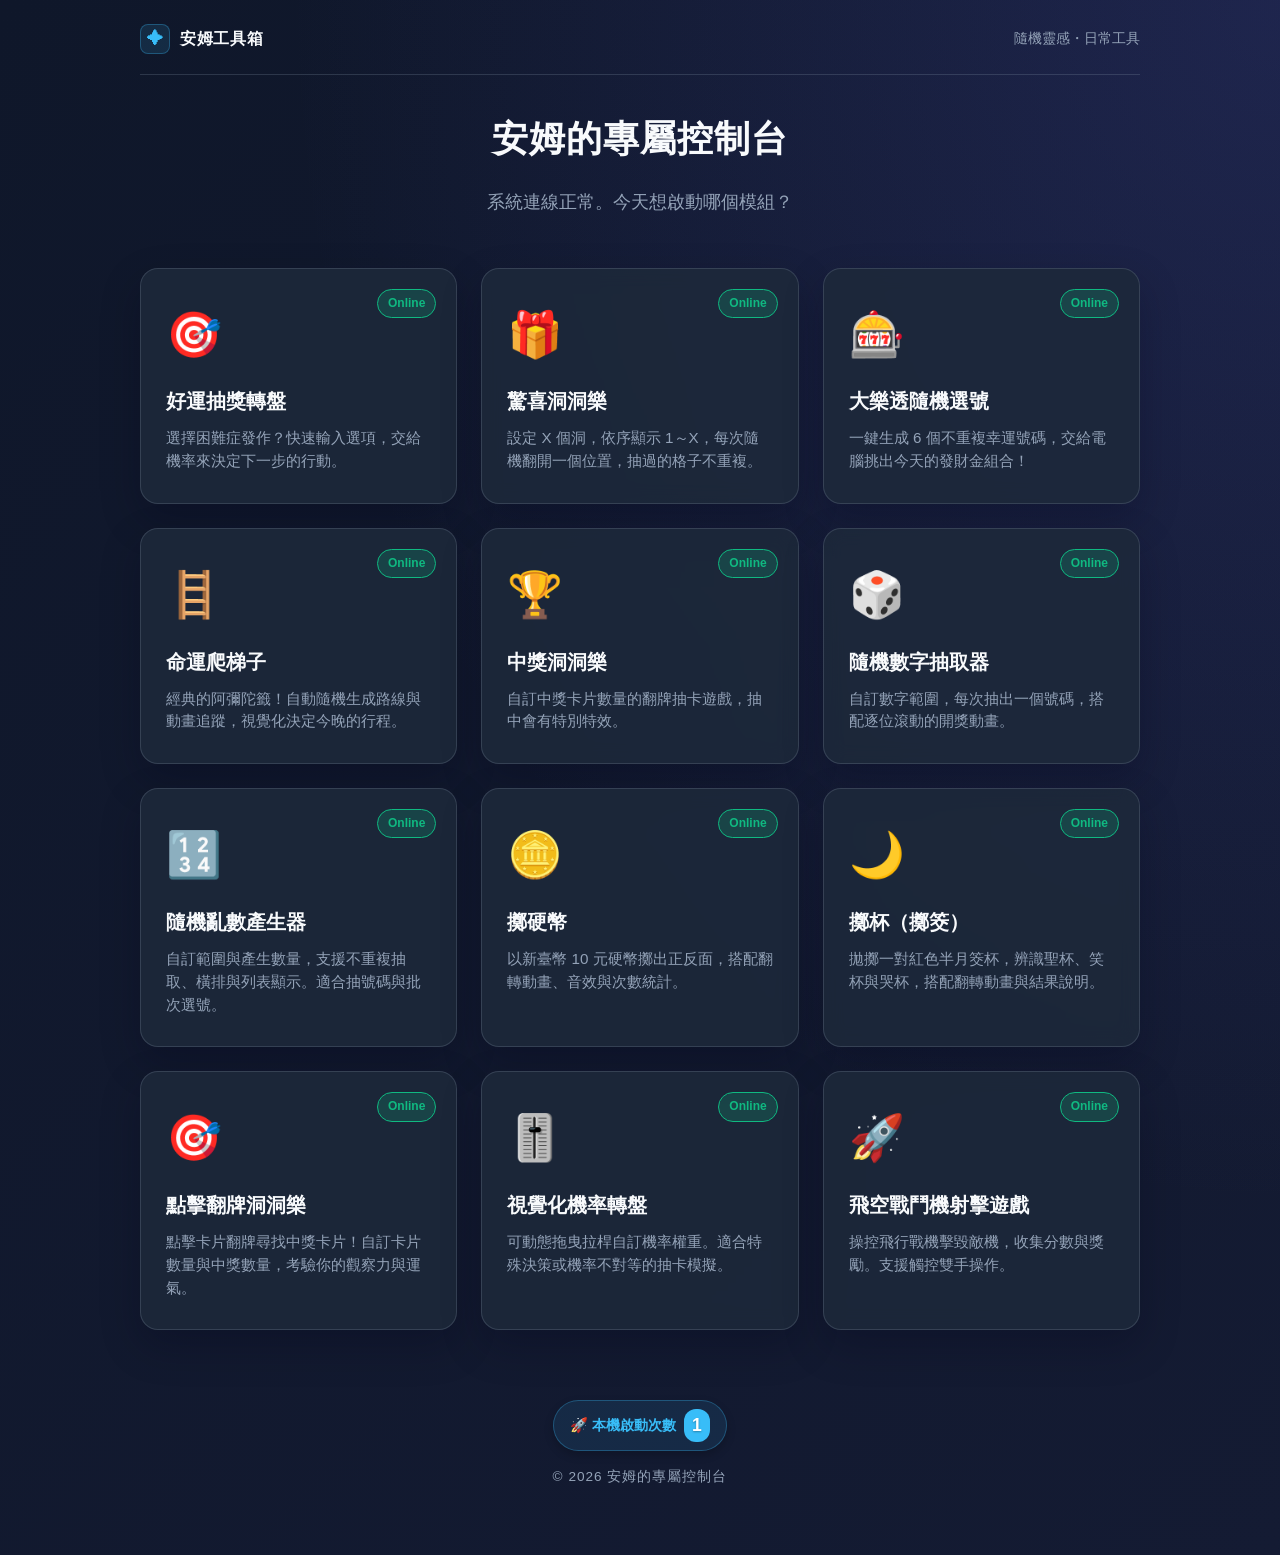
<file: index.html>
<!DOCTYPE html>
<html lang="zh-TW">
<head>
    <meta charset="UTF-8">
    <meta name="viewport" content="width=device-width, initial-scale=1.0">
    <title>安姆的專屬控制台</title>
    <style>
        :root {
            --bg-color: #0f172a;
            --card-bg: rgba(30, 41, 59, 0.7);
            --card-hover: rgba(51, 65, 85, 0.9);
            --text-main: #f8fafc;
            --text-sub: #94a3b8;
            --accent: #38bdf8;
        }

        body {
            margin: 0;
            padding: 0;
            font-family: 'Segoe UI', Tahoma, Geneva, Verdana, sans-serif;
            background: linear-gradient(135deg, #0f172a 0%, #1e1b4b 100%);
            color: var(--text-main);
            min-height: 100vh;
            display: flex;
            flex-direction: column;
            align-items: center;
        }

        header {
            margin-top: 60px;
            margin-bottom: 40px;
            text-align: center;
            animation: fadeInDown 0.8s ease-out;
        }

        header h1 {
            font-size: 2.8rem;
            margin: 0;
            letter-spacing: 2px;
            background: linear-gradient(to right, #38bdf8, #818cf8);
            -webkit-background-clip: text;   /* Chrome / Safari */
            background-clip: text;           /* Standard property for other browsers */
            -webkit-text-fill-color: transparent;
        }

        header p {
            color: var(--text-sub);
            font-size: 1.1rem;
            margin-top: 10px;
            margin-bottom: 20px;
        }

        .grid-container {
            display: grid;
            grid-template-columns: repeat(auto-fit, minmax(min(300px, 100%), 1fr));
            gap: 25px;
            width: 90%;
            max-width: 1000px;
            padding-bottom: 30px;
        }

        /* 卡片設計 */
        .card {
            background: var(--card-bg);
            border: 1px solid rgba(255, 255, 255, 0.1);
            border-radius: 16px;
            padding: 30px 25px;
            text-decoration: none;
            color: var(--text-main);
            transition: all 0.3s cubic-bezier(0.25, 0.8, 0.25, 1);
            backdrop-filter: blur(10px);
            display: flex;
            flex-direction: column;
            align-items: flex-start;
            position: relative;
            overflow: hidden;
            animation: fadeInUp 0.8s ease-out backwards;
        }

        /* 進場動畫時間差 */
        .card:nth-child(1) { animation-delay: 0.1s; }
        .card:nth-child(2) { animation-delay: 0.2s; }
        .card:nth-child(3) { animation-delay: 0.3s; }
        .card:nth-child(4) { animation-delay: 0.4s; }
        .card:nth-child(5) { animation-delay: 0.5s; }

        .card:hover {
            transform: translateY(-8px);
            background: var(--card-hover);
            border-color: var(--accent);
            box-shadow: 0 10px 25px rgba(0, 0, 0, 0.3), 0 0 15px rgba(56, 189, 248, 0.2);
        }

        .icon {
            font-size: 2.8rem;
            margin-bottom: 15px;
        }

        .card h2 {
            margin: 0 0 10px 0;
            font-size: 1.4rem;
        }

        .card p {
            margin: 0;
            color: var(--text-sub);
            font-size: 0.95rem;
            line-height: 1.5;
        }

        /* 狀態標籤 */
        .status-badge {
            position: absolute;
            top: 20px;
            right: 20px;
            font-size: 0.75rem;
            padding: 4px 10px;
            border-radius: 20px;
            font-weight: bold;
        }

        .status-active {
            background-color: rgba(16, 185, 129, 0.2);
            color: #10b981;
            border: 1px solid #10b981;
        }

        .status-pending {
            background-color: rgba(245, 158, 11, 0.2);
            color: #f59e0b;
            border: 1px solid #f59e0b;
        }

        /* 頁尾與計數器設計 */
        footer {
            margin-top: auto; 
            padding: 40px 20px 20px 20px;
            text-align: center;
            width: 100%;
            box-sizing: border-box;
            animation: fadeInUp 1s ease-out 0.6s backwards;
        }

        .counter-badge {
            display: inline-flex;
            align-items: center;
            gap: 8px;
            background: rgba(56, 189, 248, 0.1);
            border: 1px solid rgba(56, 189, 248, 0.3);
            color: var(--accent);
            padding: 8px 16px;
            border-radius: 30px;
            font-size: 0.9rem;
            font-weight: bold;
            box-shadow: 0 4px 10px rgba(0,0,0,0.2);
            margin-bottom: 15px;
        }

        .counter-badge span.number {
            font-size: 1.1rem;
            color: #fff;
            background: var(--accent);
            padding: 2px 8px;
            border-radius: 12px;
            text-shadow: 0 1px 2px rgba(0,0,0,0.3);
        }

        .footer-text {
            color: var(--text-sub);
            font-size: 0.85rem;
            margin: 0;
            letter-spacing: 1px;
        }

        @keyframes fadeInDown {
            from { opacity: 0; transform: translateY(-20px); }
            to { opacity: 1; transform: translateY(0); }
        }

        @keyframes fadeInUp {
            from { opacity: 0; transform: translateY(20px); }
            to { opacity: 1; transform: translateY(0); }
        }
    </style>
    <link rel="stylesheet" href="theme.css">
</head>
<body class="dashboard-page">
    <nav class="site-header" aria-label="網站導覽">
        <a href="index.html" class="site-brand"><span class="brand-mark" aria-hidden="true">✦</span>安姆工具箱</a>
        <span class="site-caption">隨機靈感・日常工具</span>
    </nav>


    <header>
        <h1>安姆的專屬控制台</h1>
        <p>系統連線正常。今天想啟動哪個模組？</p>
    </header>

    <div class="grid-container">
        <a href="Randomtool01.html" class="card">
             <span class="status-badge status-active">Online</span>
             <div class="icon">🎯</div>
             <h2>好運抽獎轉盤</h2>
             <p>選擇困難症發作？快速輸入選項，交給機率來決定下一步的行動。</p>
         </a>

         <a href="PunchBoard.html" class="card">
             <span class="status-badge status-active">Online</span>
             <div class="icon">🎁</div>
             <h2>驚喜洞洞樂</h2>
             <p>設定 X 個洞，依序顯示 1～X，每次隨機翻開一個位置，抽過的格子不重複。</p>
         </a>

         <a href="LottoTool.html" class="card">
             <span class="status-badge status-active">Online</span>
             <div class="icon">🎰</div>
             <h2>大樂透隨機選號</h2>
             <p>一鍵生成 6 個不重複幸運號碼，交給電腦挑出今天的發財金組合！</p>
         </a>

         <a href="LadderGame.html" class="card">
             <span class="status-badge status-active">Online</span>
             <div class="icon">🪜</div>
             <h2>命運爬梯子</h2>
             <p>經典的阿彌陀籤！自動隨機生成路線與動畫追蹤，視覺化決定今晚的行程。</p>
         </a>

          <!-- 新增的中獎洞洞樂模組 -->
          <a href="PunchBoardLucky.html" class="card">
              <span class="status-badge status-active">Online</span>
              <div class="icon">🏆</div>
              <h2>中獎洞洞樂</h2>
              <p>自訂中獎卡片數量的翻牌抽卡遊戲，抽中會有特別特效。</p>
          </a>

          <a href="RandomNumber.html" class="card">
              <span class="status-badge status-active">Online</span>
              <div class="icon">🎲</div>
              <h2>隨機數字抽取器</h2>
              <p>自訂數字範圍，每次抽出一個號碼，搭配逐位滾動的開獎動畫。</p>
          </a>

          <a href="RandomNumberBatch.html" class="card">
              <span class="status-badge status-active">Online</span>
              <div class="icon">🔢</div>
              <h2>隨機亂數產生器</h2>
              <p>自訂範圍與產生數量，支援不重複抽取、橫排與列表顯示。適合抽號碼與批次選號。</p>
          </a>

          <a href="CoinFlip.html" class="card">
              <span class="status-badge status-active">Online</span>
              <div class="icon">🪙</div>
              <h2>擲硬幣</h2>
              <p>以新臺幣 10 元硬幣擲出正反面，搭配翻轉動畫、音效與次數統計。</p>
          </a>

          <a href="Jiaobei.html" class="card">
              <span class="status-badge status-active">Online</span>
              <div class="icon">🌙</div>
              <h2>擲杯（擲筊）</h2>
              <p>拋擲一對紅色半月筊杯，辨識聖杯、笑杯與哭杯，搭配翻轉動畫與結果說明。</p>
          </a>

          <a href="PunchBoardClick.html" class="card">
               <span class="status-badge status-active">Online</span>
               <div class="icon">🎯</div>
               <h2>點擊翻牌洞洞樂</h2>
               <p>點擊卡片翻牌尋找中獎卡片！自訂卡片數量與中獎數量，考驗你的觀察力與運氣。</p>
          </a>

          <a href="WeightedWheel.html" class="card">
              <span class="status-badge status-active">Online</span>
              <div class="icon">🎚️</div>
              <h2>視覺化機率轉盤</h2>
              <p>可動態拖曳拉桿自訂機率權重。適合特殊決策或機率不對等的抽卡模擬。</p>
          </a>

           <a href="shooter_game.html" class="card">
               <span class="status-badge status-active">Online</span>
               <div class="icon">🚀</div>
               <h2>飛空戰鬥機射擊遊戲</h2>
               <p>操控飛行戰機擊毀敵機，收集分數與獎勵。支援觸控雙手操作。</p>
           </a>
    </div>

    <footer>
        <div class="counter-badge">
            <span id="counterLabel">🚀 系統總啟動次數</span>
            <span class="number" id="visitCount">...</span>
        </div>
        <p class="footer-text">© 2026 安姆的專屬控制台</p>
    </footer>

<script src="storage.js"></script>
<script>
    // This public CounterAPI V2 counter allows browser requests without credentials.
    const counterEndpoint = 'https://api.counterapi.dev/v2/normanyangs-team-3848/first-counter-3848/up';
    // Switch to POST if using the optional authenticated proxy instead.
    const counterMethod = 'GET';
    document.addEventListener('DOMContentLoaded', async () => {
        const display = document.getElementById('visitCount');
        const label = document.getElementById('counterLabel');
        function showLocalCount() {
            const saved = Number(toolStorage.get('dashboard_local_visits'));
            const count = (Number.isSafeInteger(saved) && saved >= 0 && saved < Number.MAX_SAFE_INTEGER ? saved : 0) + 1;
            const persisted = toolStorage.set('dashboard_local_visits', String(count));
            label.textContent = persisted ? '🚀 本機啟動次數' : '🚀 本次啟動';
            display.textContent = String(count);
        }
        if (!counterEndpoint) { showLocalCount(); return; }
        const controller = new AbortController();
        const timeout = setTimeout(() => controller.abort(), 5000);
        try {
            const response = await fetch(counterEndpoint, {
                method: counterMethod, cache: 'no-store',
                headers: { 'Accept': 'application/json' }, signal: controller.signal
            });
            if (!response.ok) throw new Error('Counter request failed');
            const payload = await response.json();
            const data = payload?.data ?? payload;
            let count = data?.count ?? data?.value;
            if (count === undefined && Number.isSafeInteger(data?.up_count)
                && Number.isSafeInteger(data?.down_count ?? 0)) {
                count = data.up_count - (data.down_count ?? 0);
            }
            if (!Number.isSafeInteger(count) || count < 0) throw new Error('Invalid counter value');
            label.textContent = '🚀 系統總啟動次數';
            display.textContent = String(count);
        } catch { showLocalCount(); }
        finally { clearTimeout(timeout); }
    });
</script>

</body>
</html>
</file>
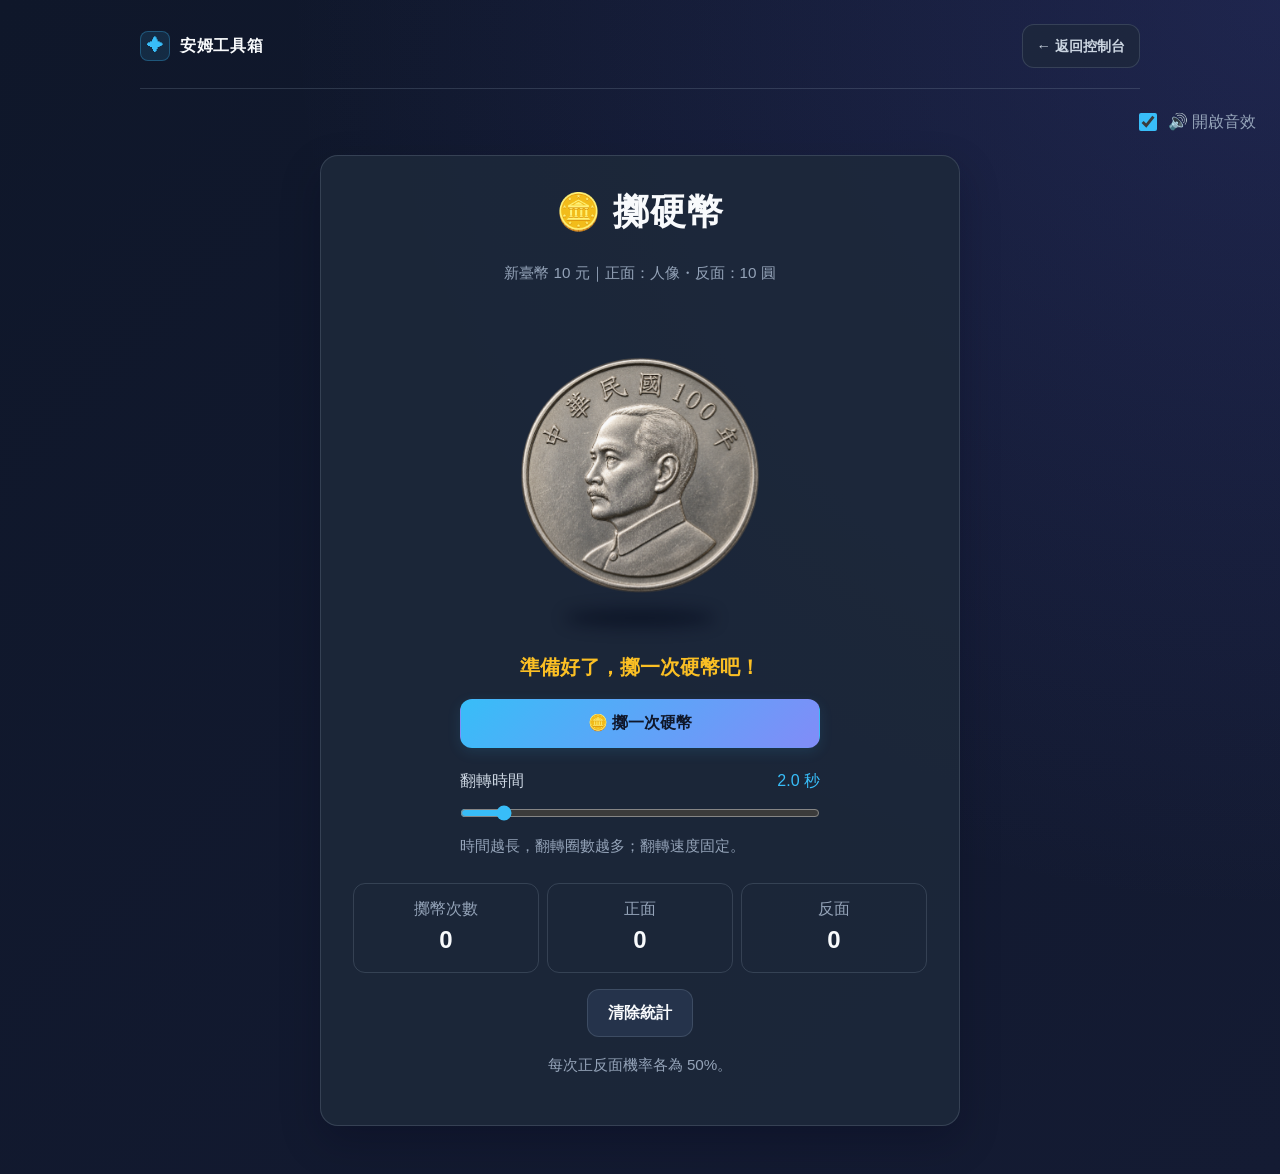
<file: CoinFlip.html>
<!DOCTYPE html>
<html lang="zh-TW">
<head>
    <meta charset="UTF-8">
    <meta name="viewport" content="width=device-width, initial-scale=1.0">
    <title>擲硬幣・新臺幣 10 元</title>
    <link rel="stylesheet" href="theme.css">
    <style>
        .coin-tool { width: 100%; max-width: 640px; text-align: center; }
        .coin-tool h1 { margin-bottom: 8px; }
        .coin-stage { height: 350px; display: grid; place-items: center; perspective: 1100px; position: relative; }
        .coin-stage::after { content: ''; position: absolute; bottom: 24px; width: 150px; height: 18px; border-radius: 50%; background: #020617; opacity: .5; filter: blur(8px); }
        .coin { position: relative; width: min(260px, 100%); aspect-ratio: 1; transform-style: preserve-3d; z-index: 1; }
        .coin-face { position: absolute; inset: 0; backface-visibility: hidden; -webkit-backface-visibility: hidden; }
        .coin-face img { display: block; width: 100%; height: 100%; object-fit: contain; }
        .coin-back { transform: rotateX(180deg); }
        #coinResult { min-height: 32px; margin: 0 0 16px; font-size: 1.25rem; font-weight: 700; color: #fbbf24; }
        #tossBtn { width: 100%; max-width: 360px; }
        .flip-duration { max-width: 360px; margin: 20px auto 0; text-align: left; }
        .flip-duration label { display: flex; justify-content: space-between; gap: 12px; }
        #flipDuration { width: 100%; box-sizing: border-box; padding: 0; margin: 12px 0 0; }
        #flipDurationValue { color: var(--accent); font-variant-numeric: tabular-nums; }
        .flip-duration p { margin: 4px 0 0; font-size: .85rem; }
        .coin-stats { display: grid; grid-template-columns: repeat(3, minmax(0, 1fr)); gap: 8px; margin: 24px 0 16px; }
        .coin-stats div { padding: 12px 4px; border: 1px solid var(--theme-border); border-radius: 12px; color: var(--text-sub); }
        .coin-stats strong { display: block; font-size: 1.5rem; color: var(--text-main); }
        @media (max-width: 400px) { .coin-stage { height: 290px; } .coin { width: 220px; } }
    </style>
</head>
<body class="tool-page">
    <nav class="site-header" aria-label="網站導覽">
        <a href="index.html" class="site-brand"><span class="brand-mark" aria-hidden="true">✦</span>安姆工具箱</a>
        <a href="index.html" class="back-link">← 返回控制台</a>
    </nav>
    <main class="container coin-tool">
        <h1>🪙 擲硬幣</h1>
        <p>新臺幣 10 元｜正面：人像・反面：10 圓</p>
        <div class="coin-stage" aria-hidden="true">
            <div id="coin" class="coin">
                <div class="coin-face"><img src="coin-10-heads.png" alt="" width="1254" height="1254"></div>
                <div class="coin-face coin-back"><img src="coin-10-tails.png" alt="" width="1254" height="1254"></div>
            </div>
        </div>
        <div id="coinResult" role="status" aria-live="polite">正在載入硬幣…</div>
        <button id="tossBtn" type="button" disabled>🪙 擲一次硬幣</button>
        <div class="flip-duration">
            <label for="flipDuration">翻轉時間<output id="flipDurationValue" for="flipDuration">2.0 秒</output></label>
            <input id="flipDuration" type="range" min="0.5" max="15" step="0.1" value="2" aria-valuetext="2.0 秒">
            <p>時間越長，翻轉圈數越多；翻轉速度固定。</p>
        </div>
        <div class="coin-stats" aria-label="本次使用統計">
            <div>擲幣次數<strong id="totalCount">0</strong></div>
            <div>正面<strong id="headsCount">0</strong></div>
            <div>反面<strong id="tailsCount">0</strong></div>
        </div>
        <button id="resetCoinBtn" type="button" class="btn-reset" disabled>清除統計</button>
        <p>每次正反面機率各為 50%。</p>
    </main>
    <script src="storage.js"></script>
    <script src="tool-audio.js"></script>
    <script src="coin-flip.js"></script>
</body>
</html>
</file>
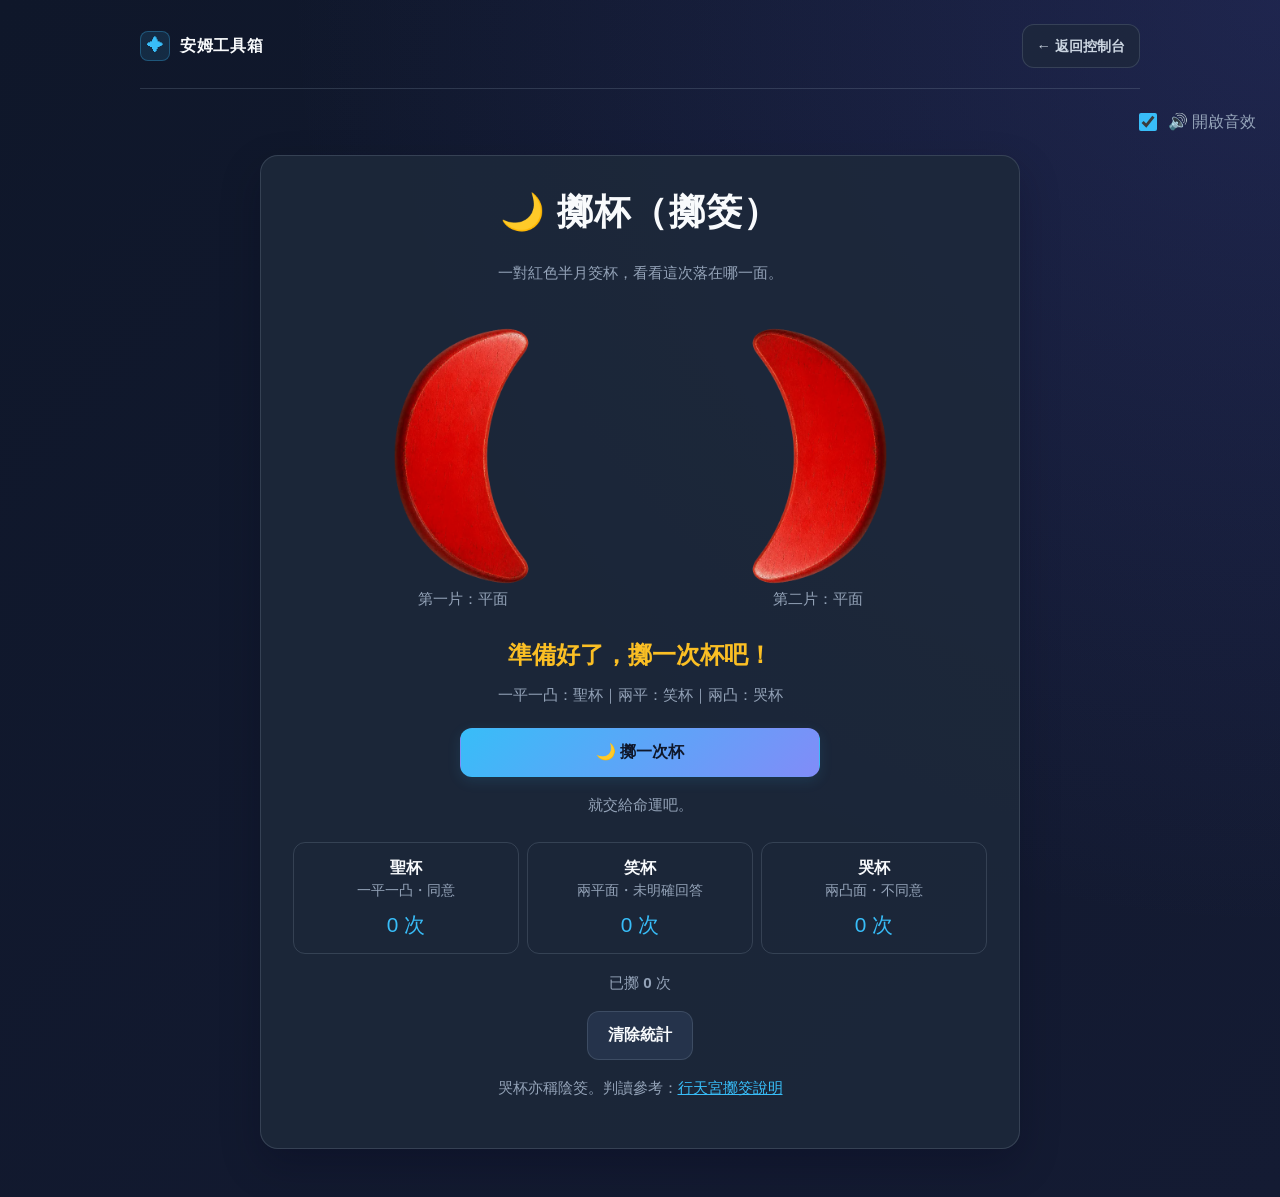
<file: Jiaobei.html>
<!DOCTYPE html>
<html lang="zh-TW">
<head>
    <meta charset="UTF-8">
    <meta name="viewport" content="width=device-width, initial-scale=1.0">
    <title>擲杯・紅色半月筊杯</title>
    <link rel="preload" as="image" href="jiaobei-flat.webp" type="image/webp" fetchpriority="high">
    <link rel="preload" as="image" href="jiaobei-convex.webp" type="image/webp" fetchpriority="high">
    <link rel="stylesheet" href="theme.css">
    <style>
        .jiaobei-tool { width: 100%; max-width: 760px; text-align: center; }
        .jiaobei-tool h1 { margin-bottom: 8px; }
        .blocks-stage { display: grid; grid-template-columns: repeat(2, minmax(0, 1fr)); gap: 16px; margin: 40px 0 12px; }
        .block-slot { min-width: 0; perspective: 1100px; }
        .moon-block { position: relative; width: 100%; max-width: 260px; aspect-ratio: 1; margin: auto; transform-style: preserve-3d; }
        .block-face { position: absolute; inset: 0; backface-visibility: hidden; -webkit-backface-visibility: hidden; }
        .block-face img { display: block; width: 100%; height: 100%; object-fit: contain; }
        .convex-face { transform: rotateX(180deg); }
        .face-label { margin: 0; color: var(--text-sub); }
        #jiaobeiResult { min-height: 34px; margin: 24px 0 0; font-size: 1.5rem; font-weight: 700; color: #fbbf24; }
        #resultMeaning { min-height: 26px; margin: 8px 0 20px; }
        #throwBtn { width: 100%; max-width: 360px; }
        .result-guide { display: grid; grid-template-columns: repeat(3, minmax(0, 1fr)); gap: 8px; margin: 24px 0 16px; }
        .result-guide div { padding: 12px 4px; border: 1px solid var(--theme-border); border-radius: 12px; }
        .result-guide strong, .result-guide span { display: block; }
        .result-guide strong { color: var(--text-main); }
        .result-guide span { font-size: .85rem; color: var(--text-sub); }
        .result-guide output { display: block; color: var(--accent); font-size: 1.3rem; margin-top: 6px; }
        .source-link { color: var(--accent); }
        @media (max-width: 400px) { .blocks-stage { gap: 8px; margin-top: 32px; } .result-guide span { font-size: .75rem; } }
    </style>
</head>
<body class="tool-page">
    <nav class="site-header" aria-label="網站導覽">
        <a href="index.html" class="site-brand"><span class="brand-mark" aria-hidden="true">✦</span>安姆工具箱</a>
        <a href="index.html" class="back-link">← 返回控制台</a>
    </nav>
    <main class="container jiaobei-tool">
        <h1>🌙 擲杯（擲筊）</h1>
        <p>一對紅色半月筊杯，看看這次落在哪一面。</p>
        <div class="blocks-stage">
            <div class="block-slot">
                <div id="blockOne" class="moon-block" aria-hidden="true">
                    <div class="block-face"><img src="jiaobei-flat.webp" alt="" width="640" height="640" decoding="async" fetchpriority="high"></div>
                    <div class="block-face convex-face"><img src="jiaobei-convex.webp" alt="" width="640" height="640" decoding="async" fetchpriority="high"></div>
                </div>
                <p id="faceOne" class="face-label">第一片：平面</p>
            </div>
            <div class="block-slot">
                <div id="blockTwo" class="moon-block" aria-hidden="true">
                    <div class="block-face"><img src="jiaobei-flat.webp" alt="" width="640" height="640" decoding="async" fetchpriority="high"></div>
                    <div class="block-face convex-face"><img src="jiaobei-convex.webp" alt="" width="640" height="640" decoding="async" fetchpriority="high"></div>
                </div>
                <p id="faceTwo" class="face-label">第二片：平面</p>
            </div>
        </div>
        <div id="jiaobeiResult" role="status" aria-live="polite">正在載入筊杯…</div>
        <p id="resultMeaning">一平一凸：聖杯｜兩平：笑杯｜兩凸：哭杯</p>
        <button id="throwBtn" type="button" disabled>🌙 擲一次杯</button>
        <p>就交給命運吧。</p>
        <div class="result-guide" aria-label="結果說明與本次使用統計">
            <div><strong>聖杯</strong><span>一平一凸・同意</span><output id="shengCount">0 次</output></div>
            <div><strong>笑杯</strong><span>兩平面・未明確回答</span><output id="xiaoCount">0 次</output></div>
            <div><strong>哭杯</strong><span>兩凸面・不同意</span><output id="kuCount">0 次</output></div>
        </div>
        <p>已擲 <strong id="throwCount">0</strong> 次</p>
        <button id="resetJiaobeiBtn" type="button" class="btn-reset" disabled>清除統計</button>
        <p>哭杯亦稱陰筊。判讀參考：<a class="source-link" href="https://www.ht.org.tw/religion207.htm" target="_blank" rel="noopener noreferrer">行天宮擲筊說明</a></p>
    </main>
    <script src="storage.js"></script>
    <script src="tool-audio.js"></script>
    <script src="jiaobei.js"></script>
</body>
</html>
</file>
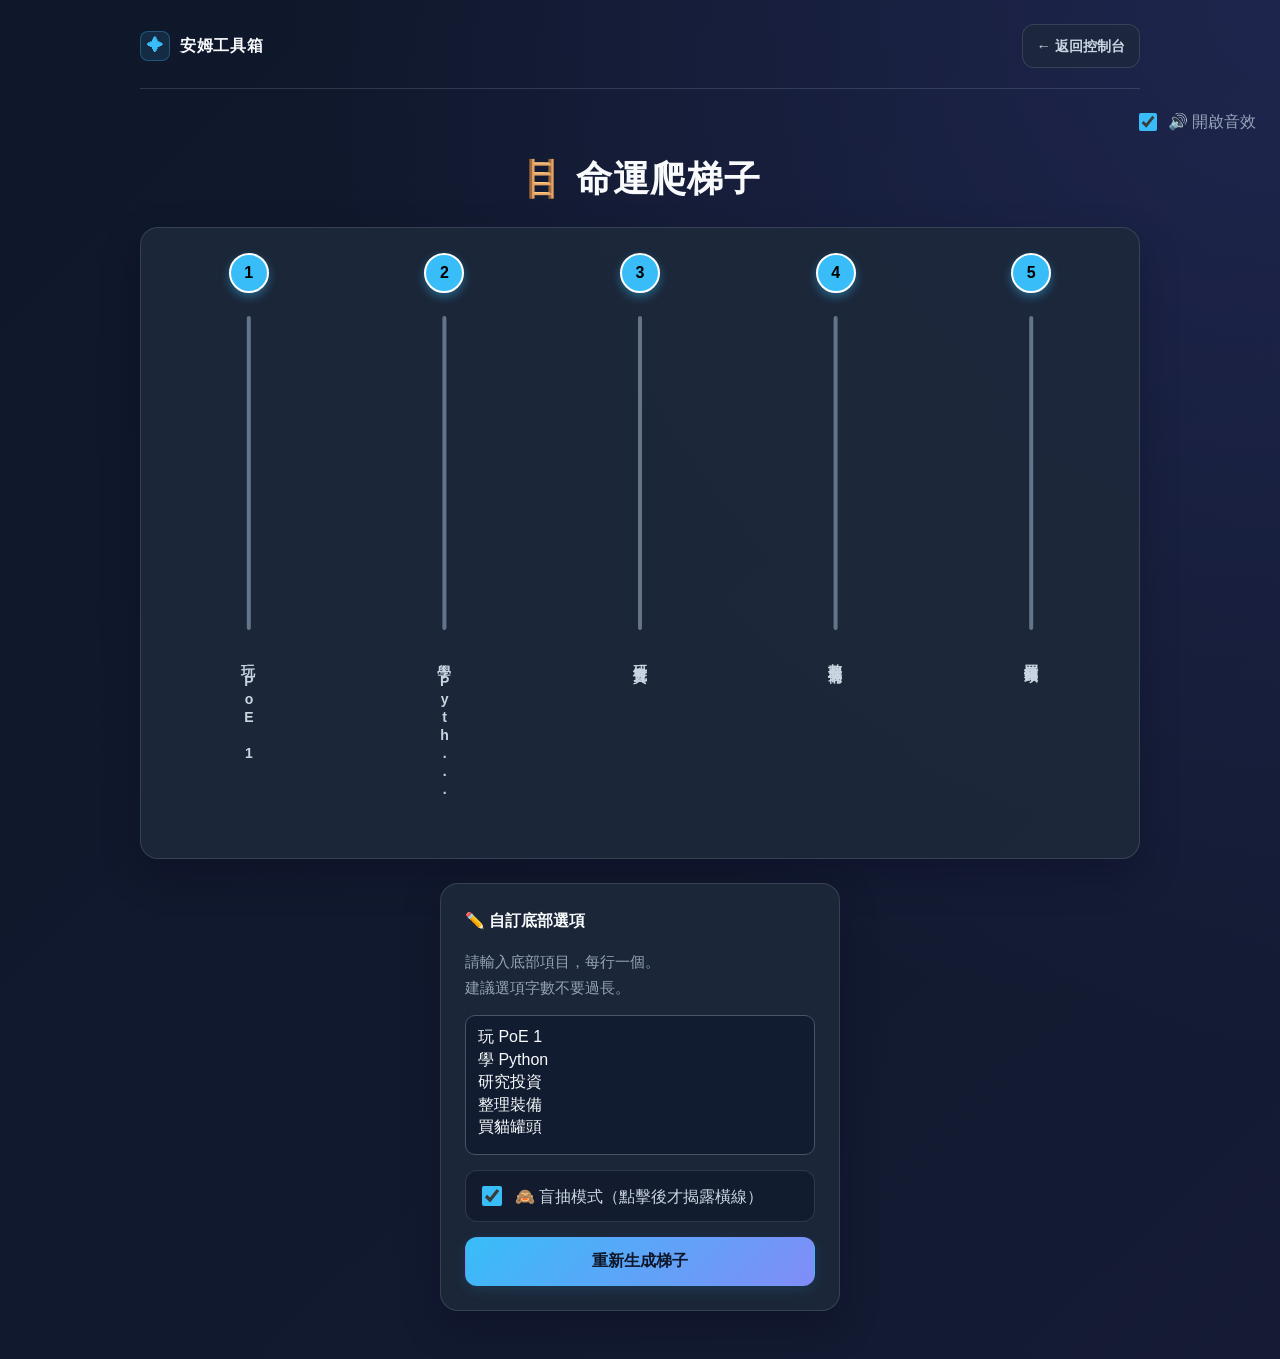
<file: LadderGame.html>
<!DOCTYPE html>
<html lang="zh-TW">
<head>
    <meta charset="UTF-8">
    <meta name="viewport" content="width=device-width, initial-scale=1.0, maximum-scale=1.0, user-scalable=no">
    <title>命運爬梯子</title>
    <style>
        :root {
            --bg-color: #0f172a;
            --card-bg: rgba(30, 41, 59, 0.8);
            --text-main: #f8fafc;
            --line-color: #64748b;
            --path-color: #f59e0b; 
            --accent: #38bdf8;
        }

        body {
            margin: 0;
            padding: 15px;
            font-family: 'Segoe UI', Tahoma, Geneva, Verdana, sans-serif;
            background: linear-gradient(135deg, #0f172a 0%, #1e1b4b 100%);
            color: var(--text-main);
            min-height: 100vh;
            display: flex;
            flex-direction: column;
            align-items: center;
            overflow-x: hidden;
        }

        h1 {
            color: var(--accent);
            letter-spacing: 2px;
            margin-bottom: 20px;
            font-size: 1.8rem;
            text-shadow: 0 2px 10px rgba(56, 189, 248, 0.3);
            text-align: center;
        }

        .main-container {
            display: flex;
            flex-wrap: wrap;
            justify-content: center;
            gap: 20px;
            width: 100%;
            max-width: 1000px;
        }

        /* 左側：梯子遊戲區 */
        .game-section {
            display: flex;
            flex-direction: column;
            align-items: center;
            background: var(--card-bg);
            padding: 20px 10px; 
            border-radius: 20px;
            box-shadow: 0 10px 30px rgba(0,0,0,0.5);
            border: 1px solid rgba(255,255,255,0.1);
            width: 100%;
            box-sizing: border-box; 
        }

        .top-row, .bottom-row {
            width: 100%;
            position: relative;
            z-index: 10;
        }
        
        .top-row { height: 50px; }
        .bottom-row { height: 140px; margin-top: 5px; }

        .top-btn {
            position: absolute;
            top: 5px;
            transform: translateX(-50%); 
            border-radius: 50%;
            background: var(--accent);
            color: #000;
            font-weight: bold;
            display: flex;
            align-items: center;
            justify-content: center;
            cursor: pointer;
            border: 2px solid #fff;
            transition: all 0.2s;
            box-shadow: 0 4px 10px rgba(56, 189, 248, 0.4);
        }

        .top-btn:hover {
            transform: translateX(-50%) scale(1.1);
            background: #7dd3fc;
        }

        .top-btn:disabled {
            background: #475569;
            cursor: not-allowed;
            box-shadow: none;
            color: #94a3b8;
        }

        .bottom-label {
            position: absolute;
            top: 0;
            transform: translateX(-50%); 
            writing-mode: vertical-rl;
            text-orientation: upright;
            font-size: 14px;
            font-weight: bold;
            letter-spacing: 2px;
            display: flex;
            align-items: center;
            text-align: center;
            color: #cbd5e1;
            transition: color 0.3s, transform 0.3s;
            white-space: nowrap; 
        }

        .bottom-label.highlight {
            color: var(--path-color);
            transform: translateX(-50%) scale(1.1);
            text-shadow: 0 0 10px rgba(245, 158, 11, 0.5);
        }

        canvas {
            background: transparent;
            border-radius: 10px;
            display: block;
        }

        #result {
            margin-top: 15px;
            font-size: 20px;
            font-weight: bold;
            color: var(--path-color);
            min-height: 30px;
            text-align: center;
        }

        /* 右側：控制面板 */
        .controls {
            display: flex;
            flex-direction: column;
            gap: 15px;
            width: 100%;
            max-width: 400px; 
            background: var(--card-bg);
            padding: 25px;
            border-radius: 20px;
            border: 1px solid rgba(255,255,255,0.1);
            box-sizing: border-box;
        }

        .controls h3 { margin: 0; color: #f8fafc; }
        .controls p { font-size: 14px; color: #94a3b8; margin: 0; }
        
        textarea {
            width: 100%;
            height: 140px;
            padding: 12px;
            font-size: 16px;
            border-radius: 8px;
            border: 1px solid #475569;
            background: #1e293b;
            color: #fff;
            resize: none;
            box-sizing: border-box;
        }

        /* 盲抽模式的開關設計 */
        .toggle-container {
            display: flex;
            align-items: center;
            gap: 10px;
            background: rgba(0, 0, 0, 0.2);
            padding: 12px;
            border-radius: 10px;
            border: 1px solid rgba(255,255,255,0.05);
            cursor: pointer;
        }
        .toggle-container input[type="checkbox"] {
            width: 20px;
            height: 20px;
            accent-color: var(--accent);
            cursor: pointer;
        }
        .toggle-container label {
            color: #fff;
            font-weight: bold;
            font-size: 15px;
            cursor: pointer;
            user-select: none;
        }

        button.btn-generate {
            padding: 15px;
            font-size: 18px;
            font-weight: bold;
            color: white;
            background: #10b981;
            border: none;
            border-radius: 10px;
            cursor: pointer;
            transition: 0.2s;
            width: 100%;
        }
        button.btn-generate:hover { background: #059669; transform: translateY(-2px); }

        .back-link {
            display: block;
            margin-top: 10px;
            color: var(--accent);
            text-decoration: none;
            text-align: center;
            font-weight: bold;
        }
        .back-link:hover { text-decoration: underline; }

    </style>
    <link rel="stylesheet" href="theme.css">
</head>
<body class="tool-page">
    <nav class="site-header" aria-label="網站導覽">
        <a href="index.html" class="site-brand"><span class="brand-mark" aria-hidden="true">✦</span>安姆工具箱</a>
        <a href="index.html" class="back-link">← 返回控制台</a>
    </nav>


    <h1>🪜 命運爬梯子</h1>

    <div class="main-container">
        <div class="game-section" id="gameSection">
            <div class="top-row" id="topRow"></div>
            <canvas id="ladderCanvas"></canvas>
            <div class="bottom-row" id="bottomRow"></div>
            <div id="result"></div>
        </div>

        <div class="controls">
            <h3>✏️ 自訂底部選項</h3>
            <p>請輸入底部項目，每行一個。<br>建議選項字數不要過長。</p>
            <textarea id="optionsInput">
玩 PoE 1
學 Python
研究投資
整理裝備
買貓罐頭</textarea>

            <label class="toggle-container">
                <input type="checkbox" id="blindModeCheckbox" checked>
                <span>🙈 盲抽模式（點擊後才揭露橫線）</span>
            </label>

            <button id="generateBtn" class="btn-generate">重新生成梯子</button>
        </div>
    </div>

    <script src="storage.js"></script>
<script src="tool-audio.js"></script>
    <script>
        const canvas = document.getElementById('ladderCanvas');
        const ctx = canvas.getContext('2d');
        const topRow = document.getElementById('topRow');
        const bottomRow = document.getElementById('bottomRow');
        const optionsInput = document.getElementById('optionsInput');
        const generateBtn = document.getElementById('generateBtn');
        const resultDiv = document.getElementById('result');
        const gameSection = document.getElementById('gameSection');
        const blindModeCheckbox = document.getElementById('blindModeCheckbox');

        let items = [];
        let rungs = []; 
        let colXs = []; 
        let isAnimating = false;
        let isRevealed = false; // 新增變數：紀錄橫線是否已經揭露

        // 本地儲存鍵值
        const STORAGE_KEY_OPTIONS = 'ladder_options';
        const STORAGE_KEY_BLIND_MODE = 'ladder_blindMode';

        // 讀取本地儲存的選項
        function loadSavedOptions() {
            const savedOptions = toolStorage.get(STORAGE_KEY_OPTIONS);
            const savedBlindMode = toolStorage.get(STORAGE_KEY_BLIND_MODE);
            
            if (savedOptions !== null) {
                optionsInput.value = savedOptions;
            }
            
            if (savedBlindMode !== null) {
                blindModeCheckbox.checked = savedBlindMode === 'true';
            }
        }

        // 儲存選項到本地儲存
        function saveOptions() {
            toolStorage.set(STORAGE_KEY_OPTIONS, optionsInput.value);
            toolStorage.set(STORAGE_KEY_BLIND_MODE, blindModeCheckbox.checked);
        }

        const paddingTop = 20;
        const paddingBottom = 20;

        function resizeCanvas() {
            const containerWidth = gameSection.clientWidth - 20;
            canvas.width = containerWidth;
            canvas.height = 350; 
        }

        function initLadder() {
            if (isAnimating) return; 
            
            const rawText = optionsInput.value;
            let nextItems = rawText.split('\n').map(item => item.trim()).filter(item => item !== '');
            
            if (nextItems.length < 2) {
                alert("至少需要輸入 2 個選項喔！");
                return;
            }
            if (nextItems.length > 8) {
                alert("為了手機版畫面美觀，已自動為您截取前 8 個選項！");
                nextItems = nextItems.slice(0, 8);
            }

            items = nextItems;
            resizeCanvas(); 

            resultDiv.innerText = "";
            topRow.innerHTML = "";
            bottomRow.innerHTML = "";
            rungs = [];
            colXs = [];
            isRevealed = false; // 每次重新生成時，重置為未揭露狀態

            const spacing = canvas.width / items.length;
            
            for (let i = 0; i < items.length; i++) {
                const currentX = spacing / 2 + i * spacing;
                colXs.push(currentX);

                const btn = document.createElement('button');
                btn.type = 'button';
                btn.className = 'top-btn';
                btn.innerText = i + 1;
                
                const btnSize = Math.min(40, spacing * 0.75);
                btn.style.width = `${btnSize}px`;
                btn.style.height = `${btnSize}px`;
                btn.style.fontSize = `${Math.max(12, btnSize * 0.4)}px`;
                btn.style.left = `${currentX}px`; 
                
                btn.onclick = () => startTrace(i);
                topRow.appendChild(btn);

                const label = document.createElement('div');
                label.className = 'bottom-label';
                
                let labelText = items[i];
                if (labelText.length > 7) labelText = labelText.substring(0,6) + '...';
                
                label.innerText = labelText;
                label.style.left = `${currentX}px`; 
                
                bottomRow.appendChild(label);
            }

            generateRungs();
            drawStaticLadder();
        }

        function generateRungs() {
            const minSpaceY = 35; 
            const availableHeight = canvas.height - paddingTop - paddingBottom;
            
            for (let c = 0; c < items.length - 1; c++) {
                const rungCount = Math.floor(Math.random() * 3) + 2; 
                
                for (let r = 0; r < rungCount; r++) {
                    let yPos;
                    let isValid = false;
                    let attempts = 0;
                    
                    while (!isValid && attempts < 20) {
                        yPos = paddingTop + Math.random() * (availableHeight - 20) + 10;
                        isValid = true;
                        
                        for (let existing of rungs) {
                            if ((existing.col1 === c || existing.col2 === c || existing.col1 === c+1 || existing.col2 === c+1) && 
                                Math.abs(existing.y - yPos) < minSpaceY) {
                                isValid = false;
                                break;
                            }
                        }
                        attempts++;
                    }
                    if (isValid) rungs.push({ y: yPos, col1: c, col2: c + 1 });
                }
            }
            rungs.sort((a, b) => a.y - b.y);
        }

        // 修改：根據盲抽模式與揭露狀態，決定是否畫出橫線
        function drawStaticLadder() {
            ctx.clearRect(0, 0, canvas.width, canvas.height);
            
            ctx.lineWidth = 4;
            ctx.strokeStyle = '#64748b'; 
            ctx.lineCap = 'round';

            // 畫直線 (永遠顯示)
            for (let x of colXs) {
                ctx.beginPath();
                ctx.moveTo(x, paddingTop);
                ctx.lineTo(x, canvas.height - paddingBottom);
                ctx.stroke();
            }

            // 畫橫線 (如果不啟用盲抽，或是已經被揭露了，才畫出來)
            if (!blindModeCheckbox.checked || isRevealed) {
                ctx.strokeStyle = '#94a3b8'; 
                for (let rung of rungs) {
                    ctx.beginPath();
                    ctx.moveTo(colXs[rung.col1], rung.y);
                    ctx.lineTo(colXs[rung.col2], rung.y);
                    ctx.stroke();
                }
            }
        }

        function startTrace(startIndex) {
            if (isAnimating) return;
            toolAudio.unlock();
            toolAudio.start();
            isAnimating = true;
            
            // 點擊瞬間揭露所有橫線
            isRevealed = true;
            
            resultDiv.innerText = "爬梯中...";
            document.querySelectorAll('.top-btn').forEach(btn => btn.disabled = true);
            document.querySelectorAll('.bottom-label').forEach(lbl => lbl.classList.remove('highlight'));
            
            // 重繪畫布 (這次會把隱藏的橫線也畫出來)
            drawStaticLadder(); 

            let points = [];
            let currentCol = startIndex;
            let currentY = paddingTop;
            points.push({ x: colXs[currentCol], y: currentY });

            for (let rung of rungs) {
                if (rung.y > currentY) {
                    if (rung.col1 === currentCol) {
                        points.push({ x: colXs[currentCol], y: rung.y });
                        points.push({ x: colXs[rung.col2], y: rung.y });
                        currentCol = rung.col2;
                        currentY = rung.y;
                    } else if (rung.col2 === currentCol) {
                        points.push({ x: colXs[currentCol], y: rung.y });
                        points.push({ x: colXs[rung.col1], y: rung.y });
                        currentCol = rung.col1;
                        currentY = rung.y;
                    }
                }
            }
            
            points.push({ x: colXs[currentCol], y: canvas.height - paddingBottom });
            animatePath(points, 0, currentCol);
        }

        function animatePath(points, pointIndex, finalCol) {
            if (pointIndex >= points.length - 1) {
                toolAudio.win();
                isAnimating = false;
                document.querySelectorAll('.top-btn').forEach(btn => btn.disabled = false);
                document.getElementById('bottomRow').children[finalCol].classList.add('highlight');
                resultDiv.innerText = `🎉 結果出爐：${items[finalCol]}！`;
                return;
            }

            toolAudio.tick();
            const p1 = points[pointIndex];
            const p2 = points[pointIndex + 1];
            const dx = p2.x - p1.x;
            const dy = p2.y - p1.y;
            const distance = Math.sqrt(dx*dx + dy*dy);
            
            const speed = 5; 
            let progress = 0;

            function step() {
                progress += speed;
                if (progress >= distance) progress = distance;

                const currentX = p1.x + (dx / distance) * progress;
                const currentY = p1.y + (dy / distance) * progress;

                ctx.beginPath();
                ctx.moveTo(p1.x, p1.y);
                ctx.lineTo(currentX, currentY);
                ctx.lineWidth = 6;
                ctx.strokeStyle = '#f59e0b'; 
                ctx.stroke();

                if (progress < distance) {
                    requestAnimationFrame(step);
                } else {
                    animatePath(points, pointIndex + 1, finalCol);
                }
            }
            requestAnimationFrame(step);
        }

        generateBtn.addEventListener('click', initLadder);
        
        // 監聽盲抽模式切換，即時重繪畫面
        blindModeCheckbox.addEventListener('change', () => {
            if (!isAnimating && !isRevealed) {
                drawStaticLadder();
            }
        });

        window.addEventListener('resize', () => {
            if(!isAnimating) initLadder();
        });
        
        // 載入已儲存的選項
        loadSavedOptions();
        
        // 為選項輸入框和盲抽模式切換添加即時儲存事件
        optionsInput.addEventListener('input', saveOptions);
        blindModeCheckbox.addEventListener('change', saveOptions);
        
        initLadder();
    </script>
</body>
</html>
</file>
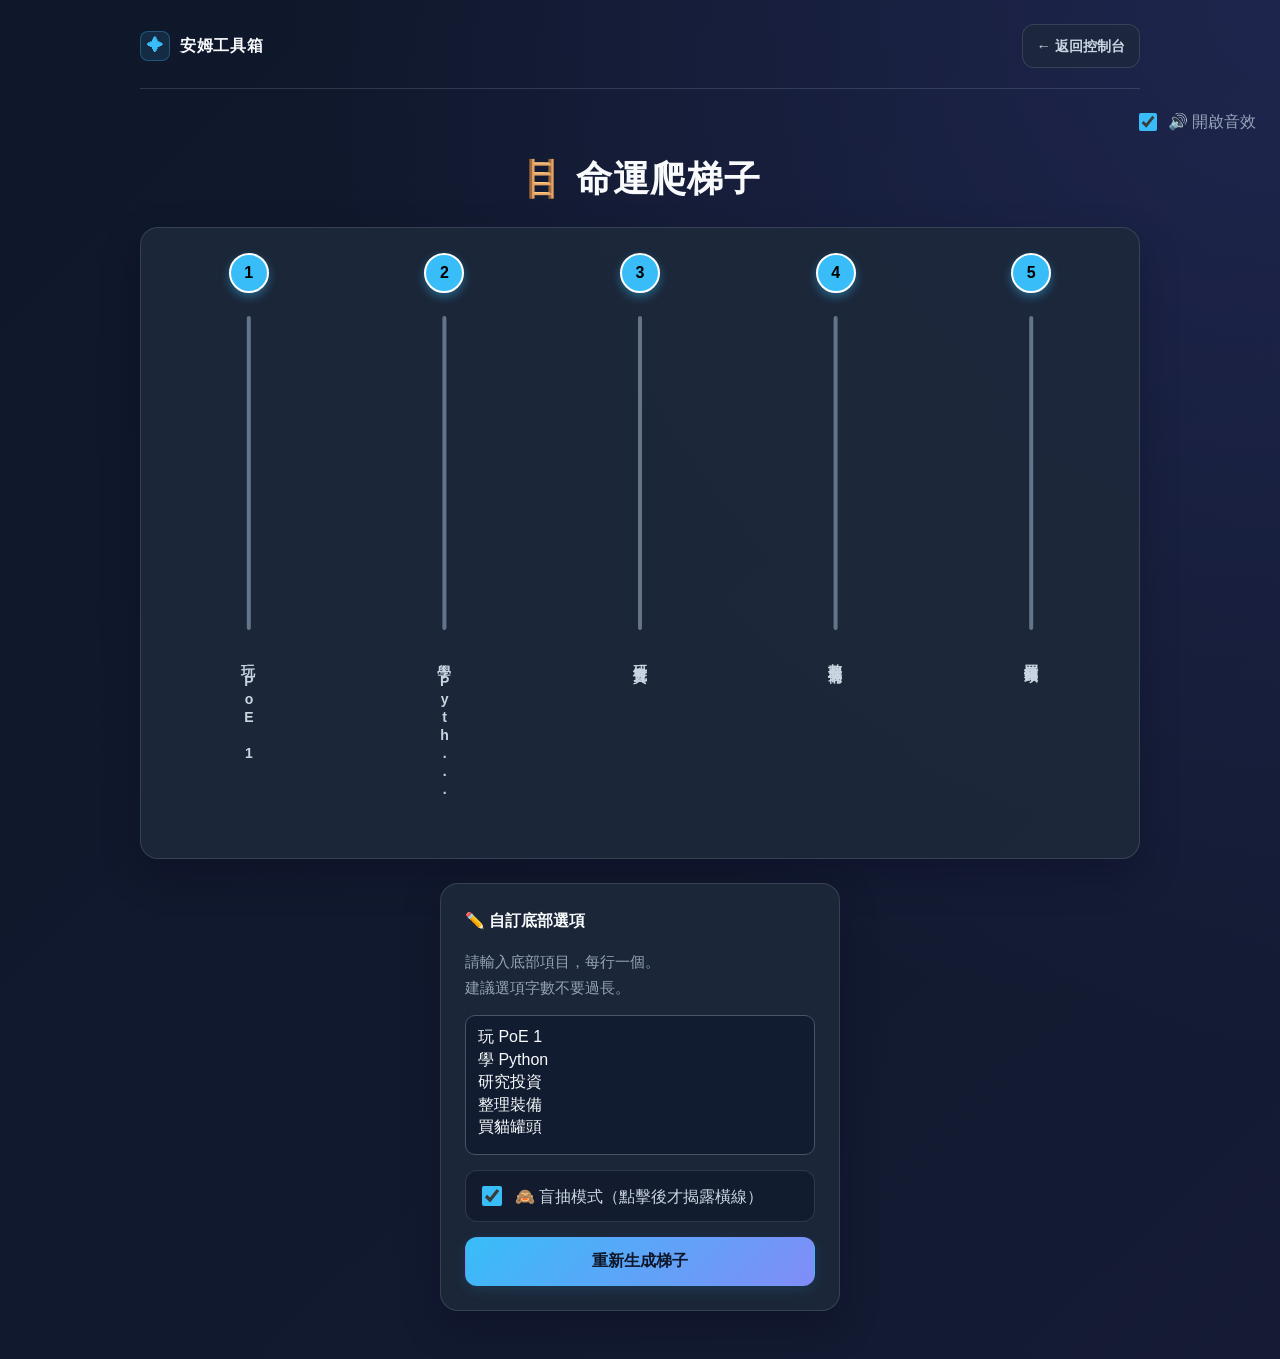
<file: LadderGame.html.html>
<!DOCTYPE html>
<html lang="zh-TW">
<head>
    <meta charset="UTF-8">
    <meta name="viewport" content="width=device-width, initial-scale=1.0">
    <meta http-equiv="refresh" content="0; url=LadderGame.html">
    <title>命運爬梯子</title>
    <link rel="stylesheet" href="theme.css">
</head>
<body class="tool-page"><a href="LadderGame.html">前往命運爬梯子</a></body>
</html>
</file>
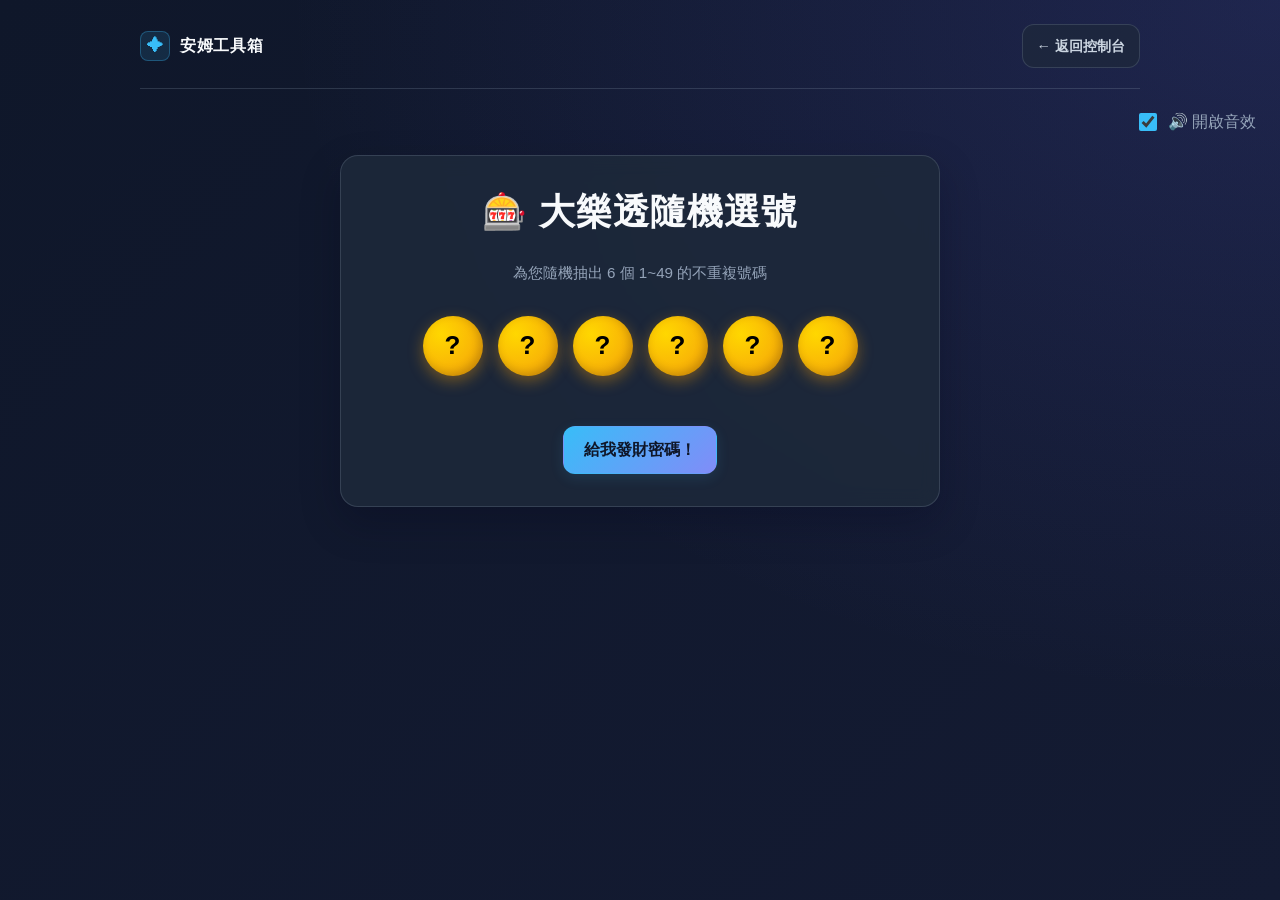
<file: LottoTool.html>
<!DOCTYPE html>
<html lang="zh-TW">
<head>
    <meta charset="UTF-8">
    <meta name="viewport" content="width=device-width, initial-scale=1.0">
    <title>大樂透隨機選號</title>
    <style>
        :root {
            --bg-color: #0f172a;
            --card-bg: rgba(30, 41, 59, 0.8);
            --text-main: #f8fafc;
            --accent: #f59e0b;
        }

        body {
            margin: 0;
            padding: 20px;
            font-family: 'Segoe UI', Tahoma, Geneva, Verdana, sans-serif;
            background: linear-gradient(135deg, #0f172a 0%, #1e1b4b 100%);
            color: var(--text-main);
            min-height: 100vh;
            display: flex;
            flex-direction: column;
            align-items: center;
            justify-content: center;
        }

        .container {
            background: var(--card-bg);
            padding: 40px;
            border-radius: 20px;
            border: 1px solid rgba(255, 255, 255, 0.1);
            box-shadow: 0 15px 35px rgba(0,0,0,0.5);
            text-align: center;
            backdrop-filter: blur(10px);
            max-width: 600px;
            width: 100%;
        }

        h1 {
            margin-top: 0;
            color: var(--accent);
            letter-spacing: 2px;
            font-size: 2.2rem;
            text-shadow: 0 2px 10px rgba(245, 158, 11, 0.3);
        }

        p {
            color: #94a3b8;
            margin-bottom: 30px;
        }

        .balls-container {
            display: flex;
            justify-content: center;
            gap: 15px;
            margin-bottom: 40px;
            flex-wrap: wrap;
            min-height: 70px;
        }

        .ball {
            width: 60px;
            height: 60px;
            border-radius: 50%;
            background: radial-gradient(circle at 30% 30%, #ffd700, #f59e0b);
            color: #000;
            font-size: 26px;
            font-weight: bold;
            display: flex;
            align-items: center;
            justify-content: center;
            box-shadow: 0 5px 15px rgba(245, 158, 11, 0.4), inset -3px -3px 10px rgba(0,0,0,0.2);
            /* 加入過場動畫，讓縮放效果看起來平滑 */
            transition: transform 0.2s ease-in-out, opacity 0.2s ease-in-out;
        }

        button {
            padding: 15px 40px;
            font-size: 20px;
            font-weight: bold;
            color: #fff;
            background: linear-gradient(to right, #e11d48, #be123c);
            border: none;
            border-radius: 30px;
            cursor: pointer;
            transition: all 0.2s ease;
            box-shadow: 0 4px 15px rgba(225, 29, 72, 0.4);
        }

        button:hover {
            transform: translateY(-3px);
            box-shadow: 0 8px 20px rgba(225, 29, 72, 0.6);
        }

        button:active {
            transform: translateY(1px);
        }

        button:disabled {
            cursor: not-allowed;
            transform: none;
        }

        .back-link {
            display: inline-block;
            margin-top: 30px;
            color: #38bdf8;
            text-decoration: none;
            font-size: 14px;
            transition: color 0.2s;
        }

        .back-link:hover {
            color: #7dd3fc;
            text-decoration: underline;
        }

        .container { box-sizing: border-box; min-width: 0; }
        .config-row input { min-width: 0; box-sizing: border-box; }
        @media (max-width: 480px) {
            .container { padding: 24px 16px; }
            h1 { font-size: 1.6rem; }
            .config-panel { padding: 15px 12px; }
            .config-row { flex-wrap: wrap; }
            .config-row label { width: auto; }
            .controls { flex-wrap: wrap; }
            .status-label { font-size: 0.95rem; }
            .card-back { overflow-wrap: anywhere; }
        }
    </style>
    <link rel="stylesheet" href="theme.css">
</head>
<body class="tool-page">
    <nav class="site-header" aria-label="網站導覽">
        <a href="index.html" class="site-brand"><span class="brand-mark" aria-hidden="true">✦</span>安姆工具箱</a>
        <a href="index.html" class="back-link">← 返回控制台</a>
    </nav>


    <div class="container">
        <h1>🎰 大樂透隨機選號</h1>
        <p>為您隨機抽出 6 個 1~49 的不重複號碼</p>

        <div class="balls-container" id="ballsContainer">
            </div>

        <button id="generateBtn">給我發財密碼！</button>
        
        <br>
    </div>

    <script src="storage.js"></script>
    <script src="tool-audio.js"></script>
    <script>
        const generateBtn = document.getElementById('generateBtn');
        const ballsContainer = document.getElementById('ballsContainer');

        // 初始化：網頁載入時先建立 6 顆「？」球
        function initEmptyBalls() {
            ballsContainer.innerHTML = '';
            for(let i = 0; i < 6; i++) {
                const ball = document.createElement('div');
                ball.className = 'ball';
                ball.textContent = '?';
                ballsContainer.appendChild(ball);
            }
        }

        function generateNumbers() {
            // 停用按鈕，避免開獎途中重複點擊
            toolAudio.unlock();
            toolAudio.start();
            generateBtn.disabled = true;
            generateBtn.style.opacity = '0.7';

            // 產生 6 個 1~49 的不重複隨機數
            let numbers = new Set();
            while(numbers.size < 6) {
                let randomNum = Math.floor(Math.random() * 49) + 1;
                numbers.add(randomNum);
            }

            // 轉成陣列並由小到大排序
            let sortedNumbers = Array.from(numbers).sort((a, b) => a - b);
            
            // 取得畫面上已經存在的 6 顆球
            const balls = document.querySelectorAll('.ball');

            // 如果原本已經有號碼了，先把它們全部洗回「？」
            balls.forEach(ball => {
                ball.textContent = '?';
            });

            // 依序揭曉號碼，加入視覺特效
            sortedNumbers.forEach((num, index) => {
                setTimeout(() => {
                    // 第一步：讓球縮小並稍微變透明（準備翻牌）
                    balls[index].style.transform = 'scale(0)';
                    balls[index].style.opacity = '0.5';

                    // 第二步：等待縮小後，改變文字，再放大恢復原狀（完成翻牌）
                    setTimeout(() => {
                        toolAudio.flip();
                        balls[index].textContent = num < 10 ? '0' + num : num;
                        balls[index].style.transform = 'scale(1)';
                        balls[index].style.opacity = '1';
                    }, 200); // 這個 200 毫秒要和 CSS 的 transition 時間配合

                    // 當最後一顆球開完後，恢復按鈕狀態
                    if(index === 5) {
                        setTimeout(() => {
                            toolAudio.win();
                            generateBtn.disabled = false;
                            generateBtn.style.opacity = '1';
                        }, 200);
                    }
                }, index * 400); // 每一顆球延遲 0.4 秒開獎，營造懸念感
            });
        }

        // 綁定點擊事件
        generateBtn.addEventListener('click', generateNumbers);

        // 網頁載入時執行初始化
        window.onload = initEmptyBalls;
    </script>

</body>
</html>
</file>
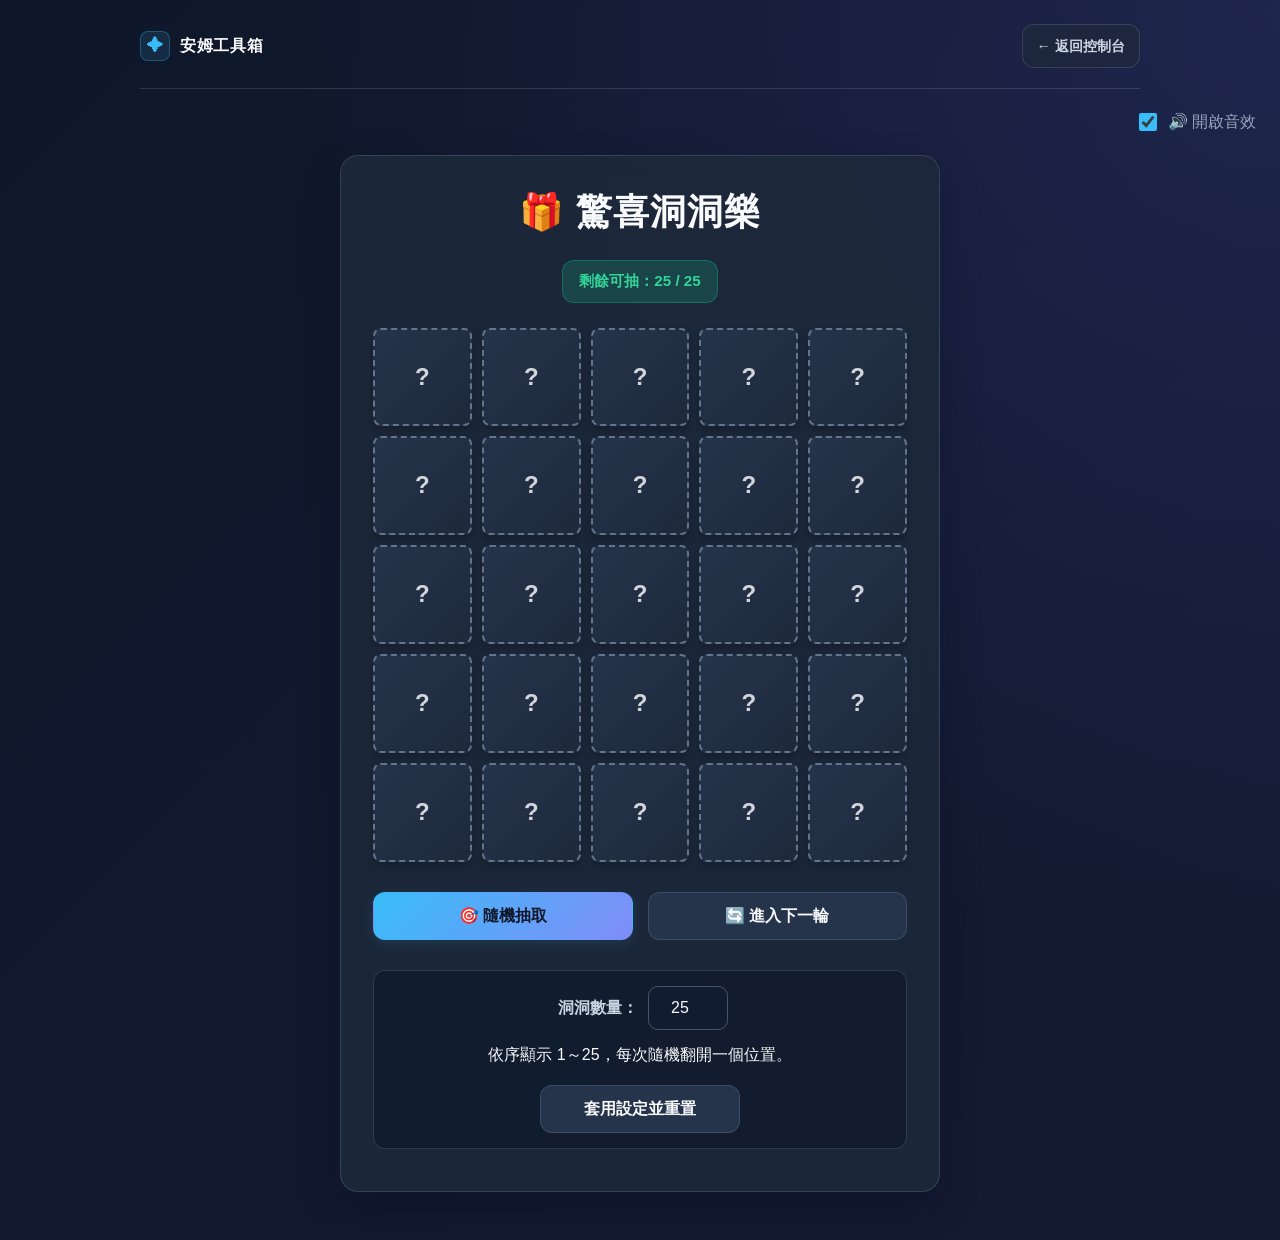
<file: PunchBoard.html>
<!DOCTYPE html>
<html lang="zh-TW">
<head>
    <meta charset="UTF-8">
    <meta name="viewport" content="width=device-width, initial-scale=1.0">
    <title>驚喜洞洞樂</title>
    <style>
        :root {
            --bg-color: #0f172a;
            --card-bg: rgba(30, 41, 59, 0.8);
            --text-main: #f8fafc;
            --accent: #10b981; 
            --accent-hover: #059669;
        }

        body {
            margin: 0;
            padding: 20px;
            font-family: 'Segoe UI', Tahoma, Geneva, Verdana, sans-serif;
            background: linear-gradient(135deg, #0f172a 0%, #1e1b4b 100%);
            color: var(--text-main);
            min-height: 100vh;
            display: flex;
            flex-direction: column;
            align-items: center;
            justify-content: center;
        }

        .container {
            background: var(--card-bg);
            padding: 30px 40px;
            border-radius: 20px;
            border: 1px solid rgba(255, 255, 255, 0.1);
            box-shadow: 0 15px 35px rgba(0,0,0,0.5);
            text-align: center;
            backdrop-filter: blur(10px);
            max-width: 600px; 
            width: 100%;
            box-sizing: border-box;
        }

        h1 {
            margin-top: 0;
            margin-bottom: 25px; /* 增加標題下方的間距 */
            color: var(--accent);
            letter-spacing: 2px;
            font-size: 2rem;
            text-shadow: 0 2px 10px rgba(16, 185, 129, 0.3);
        }

        /* 狀態標籤 */
        .status-label {
            display: inline-block;
            background: rgba(16, 185, 129, 0.2);
            color: #34d399;
            padding: 8px 16px;
            border-radius: 20px;
            font-weight: bold;
            font-size: 1.1rem;
            margin-bottom: 25px;
            border: 1px solid rgba(16, 185, 129, 0.4);
        }

        /* 卡牌網格佈局 */
        .board {
            display: grid;
            gap: 10px;
            margin-bottom: 30px;
        }

        .card-container {
            width: 100%;
            aspect-ratio: 1 / 1;
            perspective: 1000px;
        }

        .card-inner {
            width: 100%;
            height: 100%;
            transition: transform 0.6s cubic-bezier(0.4, 0.2, 0.2, 1);
            transform-style: preserve-3d;
            position: relative;
        }

        .card-container.flipped .card-inner {
            transform: rotateY(180deg) scale(0.95);
        }

        .card-front, .card-back {
            position: absolute;
            width: 100%;
            height: 100%;
            backface-visibility: hidden;
            display: flex;
            align-items: center;
            justify-content: center;
            border-radius: 8px;
            font-weight: bold;
            box-shadow: 0 4px 6px rgba(0,0,0,0.2);
            word-break: break-all;
            padding: 2px;
            box-sizing: border-box;
            text-align: center;
            line-height: 1.2;
        }

        .card-front {
            background: linear-gradient(135deg, #3b82f6 0%, #2563eb 100%);
            border: 2px dashed #60a5fa;
            color: rgba(255, 255, 255, 0.8);
        }

        .card-back {
            background: linear-gradient(135deg, #f59e0b 0%, #d97706 100%);
            border: 2px solid #fbbf24;
            color: #fff;
            transform: rotateY(180deg);
        }

        /* 操作按鈕區塊 */
        .controls {
            display: flex;
            gap: 15px;
            justify-content: center;
        }

        button.action-btn {
            flex: 1;
            padding: 15px 10px;
            font-size: 16px;
            font-weight: bold;
            color: #fff;
            border: none;
            border-radius: 12px;
            cursor: pointer;
            transition: all 0.2s ease;
            box-shadow: 0 4px 15px rgba(0, 0, 0, 0.2);
        }

        .btn-draw { background: linear-gradient(to right, #10b981, #059669); }
        .btn-draw:hover { transform: translateY(-2px); box-shadow: 0 6px 20px rgba(16, 185, 129, 0.4); }
        .btn-draw:active { transform: translateY(1px); }
        .btn-draw:disabled { background: #64748b; cursor: not-allowed; transform: none; box-shadow: none; }

        .btn-reset { background: linear-gradient(to right, #64748b, #475569); }
        .btn-reset:hover { background: #475569; transform: translateY(-2px); }
        .btn-reset:active { transform: translateY(1px); }

        /* 移動到下方的數量與文字設定區塊 */
        .config-panel {
            display: flex;
            flex-direction: column;
            align-items: center;
            gap: 12px;
            margin-top: 30px; /* 增加與上方按鈕的距離 */
            margin-bottom: 10px; 
            background: rgba(0, 0, 0, 0.2);
            padding: 15px 20px;
            border-radius: 12px;
            border: 1px solid rgba(255, 255, 255, 0.05);
        }

        .config-row {
            display: flex;
            justify-content: center;
            align-items: center;
            gap: 10px;
            width: 100%;
        }

        .config-panel label {
            font-size: 1rem;
            color: #cbd5e1;
            font-weight: bold;
            width: 85px;
            text-align: right;
        }

        .config-panel input {
            width: 80px;
            padding: 8px;
            font-size: 1.1rem;
            font-weight: bold;
            text-align: center;
            border-radius: 8px;
            border: 1px solid #475569;
            background: #1e293b;
            color: #fff;
            outline: none;
            transition: border-color 0.2s;
        }

        .config-panel input:focus {
            border-color: var(--accent);
        }

        .btn-update {
            padding: 10px 20px;
            margin-top: 5px;
            font-size: 1rem;
            font-weight: bold;
            color: #fff;
            background: #3b82f6;
            border: none;
            border-radius: 8px;
            cursor: pointer;
            transition: all 0.2s;
            width: 100%;
            max-width: 200px;
        }

        .btn-update:hover { background: #2563eb; transform: translateY(-1px); }

        .back-link {
            display: inline-block;
            margin-top: 15px;
            color: #38bdf8;
            text-decoration: none;
            font-size: 14px;
            transition: color 0.2s;
        }
        .back-link:hover { color: #7dd3fc; text-decoration: underline; }

        .container { box-sizing: border-box; min-width: 0; }
        .config-row input { min-width: 0; box-sizing: border-box; }
        @media (max-width: 480px) {
            .container { padding: 24px 16px; }
            h1 { font-size: 1.6rem; }
            .config-panel { padding: 15px 12px; }
            .config-row { flex-wrap: wrap; }
            .config-row label { width: auto; }
            .controls { flex-wrap: wrap; }
            .status-label { font-size: 0.95rem; }
            .card-back { overflow-wrap: anywhere; }
        }
    </style>
    <link rel="stylesheet" href="theme.css">
</head>
<body class="tool-page">
    <nav class="site-header" aria-label="網站導覽">
        <a href="index.html" class="site-brand"><span class="brand-mark" aria-hidden="true">✦</span>安姆工具箱</a>
        <a href="index.html" class="back-link">← 返回控制台</a>
    </nav>


    <div class="container">
        <h1>🎁 驚喜洞洞樂</h1>
        
        <div id="statusLabel" class="status-label">剩餘可抽：25 / 25</div>

        <div class="board" id="board">
            </div>

        <div class="controls">
            <button id="drawBtn" class="action-btn btn-draw">🎯 隨機抽取</button>
            <button id="resetBtn" class="action-btn btn-reset">🔄 進入下一輪</button>
        </div>

        <div class="config-panel">
            <div class="config-row">
                <label for="cardCountInput">洞洞數量：</label>
                <input type="number" id="cardCountInput" value="25" min="2" max="100">
            </div>
            <div class="config-row">
                <span id="numberRange" aria-live="polite">依序顯示 1～25，每次隨機翻開一個位置。</span>
            </div>
            <button id="applyConfigBtn" class="btn-update">套用設定並重置</button>
        </div>
        
    </div>

    <script src="storage.js"></script>
    <script src="tool-audio.js"></script>
    <script>
        const board = document.getElementById('board');
        const drawBtn = document.getElementById('drawBtn');
        const resetBtn = document.getElementById('resetBtn');
        const statusLabel = document.getElementById('statusLabel');
        const cardCountInput = document.getElementById('cardCountInput');
        const numberRange = document.getElementById('numberRange');
        const applyConfigBtn = document.getElementById('applyConfigBtn');

        let TOTAL_CARDS = 25; 
        let cardsData = []; 

        // 根據總數量，自動計算最佳的排版欄數
        function calculateGridColumns(total) {
            let cols = Math.ceil(Math.sqrt(total));
            if (cols > 10) cols = 10;
            return cols;
        }

        // 根據卡片總數與數字位數，動態微調字體大小
        function getDynamicFontSize(total, textLength) {
            let frontSize = '24px';
            let backSize = '16px';

            if (total <= 25) {
                frontSize = '24px';
                backSize = textLength > 2 ? '14px' : '18px';
            } else if (total <= 49) {
                frontSize = '18px';
                backSize = textLength > 2 ? '10px' : '14px';
            } else {
                frontSize = '14px';
                backSize = '10px';
            }
            return { front: frontSize, back: backSize };
        }

        // 初始化/重置遊戲
        function initGame() {
            toolAudio.stop();
            board.innerHTML = '';
            cardsData = [];
            numberRange.textContent = `依序顯示 1～${TOTAL_CARDS}，每次隨機翻開一個位置。`;

            const cols = calculateGridColumns(TOTAL_CARDS);
            board.style.gridTemplateColumns = `repeat(${cols}, 1fr)`;

            const fontSizes = getDynamicFontSize(TOTAL_CARDS, String(TOTAL_CARDS).length);

            for (let i = 0; i < TOTAL_CARDS; i++) {
                const cardEl = document.createElement('div');
                cardEl.className = 'card-container';
                
                cardEl.innerHTML = `
                    <div class="card-inner">
                        <div class="card-front" style="font-size: ${fontSizes.front}">?</div>
                        <div class="card-back" style="font-size: ${fontSizes.back}"></div>
                    </div>
                `;
                
                board.appendChild(cardEl);

                cardsData.push({
                    index: i,
                    isDrawn: false,
                    element: cardEl
                });
            }

            updateStatus();
            drawBtn.disabled = false;
        }

        // 應用洞洞數量，也就是數字範圍的上限 X。
        function applyConfig() {
            const newCount = Number(cardCountInput.value);
            if (!Number.isInteger(newCount) || newCount < 2 || newCount > 100) {
                alert("洞洞數量請輸入 2～100 的整數。");
                return;
            }

            TOTAL_CARDS = newCount;
            initGame();
        }

        // 抽牌邏輯
        function drawCard() {
            const availableCards = cardsData.filter(card => !card.isDrawn);
            if (availableCards.length === 0) {
                drawBtn.disabled = true;
                return;
            }

            const randomIndex = Math.floor(Math.random() * availableCards.length);
            const targetCard = availableCards[randomIndex];

            // Numbers follow draw order; only the unrevealed position is random.
            const drawNumber = TOTAL_CARDS - availableCards.length + 1;
            targetCard.element.querySelector('.card-back').textContent = drawNumber;
            targetCard.isDrawn = true;
            targetCard.element.classList.add('flipped');
            toolAudio.unlock();
            toolAudio.flip();

            updateStatus();
        }

        // 更新狀態標籤
        function updateStatus() {
            const remaining = cardsData.filter(card => !card.isDrawn).length;
            statusLabel.innerText = `剩餘可抽：${remaining} / ${TOTAL_CARDS}`;

            if (remaining === 0) {
                statusLabel.innerText = "🎉 本輪已全部抽完！";
                statusLabel.style.color = "#fcd34d";
                statusLabel.style.borderColor = "#fcd34d";
                drawBtn.disabled = true;
            } else {
                statusLabel.style.color = "#34d399";
                statusLabel.style.borderColor = "rgba(16, 185, 129, 0.4)";
            }
        }

        // 綁定事件
        drawBtn.addEventListener('click', drawCard);
        resetBtn.addEventListener('click', initGame);
        applyConfigBtn.addEventListener('click', applyConfig);
        
        cardCountInput.addEventListener('keypress', function (e) {
            if (e.key === 'Enter') applyConfig();
        });

        // 初始載入
        initGame();
    </script>

</body>
</html>
</file>
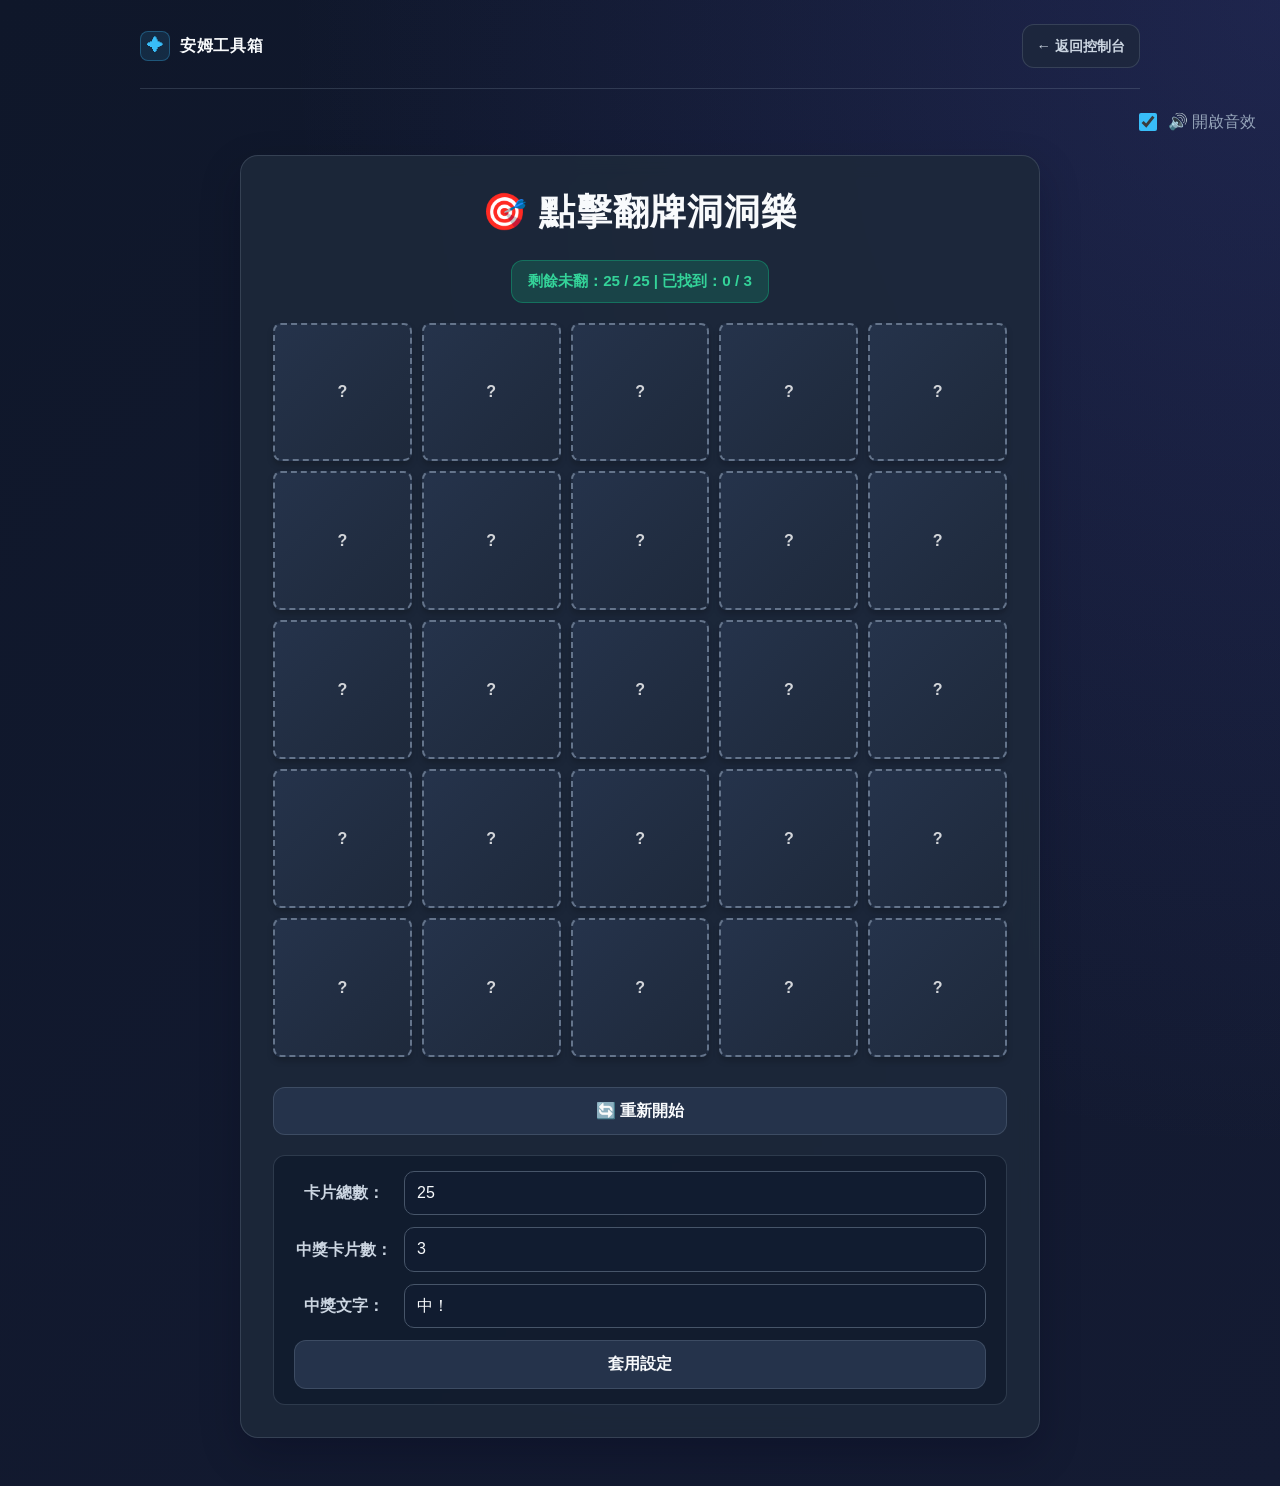
<file: PunchBoardClick.html>
<!DOCTYPE html>
<html lang="zh-TW">
<head>
    <meta charset="UTF-8">
    <meta name="viewport" content="width=device-width, initial-scale=1.0">
    <title>點擊翻牌洞洞樂</title>
    <style>
        :root {
            --bg-color: #0f172a;
            --card-bg: rgba(30, 41, 59, 0.8);
            --text-main: #f8fafc;
            --accent: #10b981;
            --accent-hover: #059669;
        }

        body {
            margin: 0;
            padding: 20px;
            font-family: 'Segoe UI', Tahoma, Geneva, Verdana, sans-serif;
            background: linear-gradient(135deg, #0f172a 0%, #1e1b4b 100%);
            color: var(--text-main);
            min-height: 100vh;
            display: flex;
            flex-direction: column;
            align-items: center;
            justify-content: flex-start;
        }

        .container {
            background: var(--card-bg);
            padding: 30px 40px;
            border-radius: 20px;
            border: 1px solid rgba(255,255,255,0.1);
            box-shadow: 0 15px 35px rgba(0,0,0,0.5);
            text-align: center;
            backdrop-filter: blur(10px);
            max-width: 800px;
            width: 100%;
            box-sizing: border-box;
        }

        h1 {
            margin-top: 0;
            margin-bottom: 20px;
            color: var(--accent);
            font-size: 2rem;
            letter-spacing: 2px;
            text-shadow: 0 2px 10px rgba(16,185,129,0.3);
        }

        .status-label {
            display: inline-block;
            background: rgba(16,185,129,0.2);
            color: #34d399;
            padding: 8px 16px;
            border-radius: 20px;
            font-weight: bold;
            font-size: 1.1rem;
            margin-bottom: 20px;
            border: 1px solid rgba(16,185,129,0.4);
        }

        .board {
            display: grid;
            gap: 10px;
            margin-bottom: 30px;
        }

        .card-container {
            width: 100%;
            aspect-ratio: 1 / 1;
            perspective: 1000px;
            cursor: pointer;
        }

        .card-inner {
            width: 100%;
            height: 100%;
            transition: transform 0.6s cubic-bezier(0.4,0.2,0.2,1);
            transform-style: preserve-3d;
            position: relative;
        }

        .card-container.flipped .card-inner {
            transform: rotateY(180deg) scale(0.95);
        }

        .card-front, .card-back {
            position: absolute;
            width: 100%;
            height: 100%;
            backface-visibility: hidden;
            display: flex;
            align-items: center;
            justify-content: center;
            border-radius: 8px;
            font-weight: bold;
            box-shadow: 0 4px 6px rgba(0,0,0,0.2);
            box-sizing: border-box;
            text-align: center;
            line-height: 1.2;
        }

        .card-front {
            background: linear-gradient(135deg, #3b82f6 0%, #2563eb 100%);
            border: 2px dashed #60a5fa;
            color: rgba(255,255,255,0.8);
        }

        .card-back {
            background: linear-gradient(135deg, #f59e0b 0%, #d97706 100%);
            border: 2px solid #fbbf24;
            color: #fff;
            transform: rotateY(180deg);
        }

        /* 中獎卡片的特殊樣式 */
        .card-container.winner .card-back {
            background: linear-gradient(135deg, #34d399 0%, #10b981 100%); /* 綠色系 */
            border: 2px solid #6ee7b7;
            color: #000;
            animation: pulseWinner 1.2s infinite alternate;
        }

        @keyframes pulseWinner {
            from { transform: rotateY(180deg) scale(0.95); }
            to { transform: rotateY(180deg) scale(1.05); }
        }

        .controls {
            display: flex;
            gap: 15px;
            justify-content: center;
            margin-bottom: 20px;
        }

        button.action-btn {
            flex: 1;
            padding: 15px 10px;
            font-size: 16px;
            font-weight: bold;
            color: #fff;
            border: none;
            border-radius: 12px;
            cursor: pointer;
            transition: all 0.2s ease;
            box-shadow: 0 4px 15px rgba(0,0,0,0.2);
        }

        .btn-reset { background: linear-gradient(to right, #64748b, #475569); }
        .btn-reset:hover { background: #475569; transform: translateY(-2px); }

        .config-panel {
            display: flex;
            flex-direction: column;
            gap: 12px;
            background: rgba(0,0,0,0.2);
            padding: 15px 20px;
            border-radius: 12px;
            border: 1px solid rgba(255,255,255,0.05);
        }

        .config-row {
            display: flex;
            align-items: center;
            gap: 10px;
        }

        .config-row label {
            width: 100px;
            font-weight: bold;
            color: #cbd5e1;
        }

        .config-row input {
            flex: 1;
            padding: 8px;
            font-size: 1rem;
            border-radius: 6px;
            border: 1px solid #475569;
            background: #1e293b;
            color: #fff;
        }

        .config-row input:focus { border-color: var(--accent); }

        .btn-apply {
            padding: 10px 20px;
            font-size: 1rem;
            font-weight: bold;
            color: #fff;
            background: #3b82f6;
            border: none;
            border-radius: 8px;
            cursor: pointer;
            transition: background 0.2s;
            width: 100%;
        }
        .btn-apply:hover { background: #2563eb; }

        .back-link {
            display: inline-block;
            margin-top: 15px;
            color: #38bdf8;
            text-decoration: none;
            font-size: 14px;
        }
        .back-link:hover { color: #7dd3fc; text-decoration: underline; }

        .container { box-sizing: border-box; min-width: 0; }
        .config-row input { min-width: 0; box-sizing: border-box; }
        @media (max-width: 480px) {
            .container { padding: 24px 16px; }
            h1 { font-size: 1.6rem; }
            .config-panel { padding: 15px 12px; }
            .config-row { flex-wrap: wrap; }
            .config-row label { width: auto; }
            .controls { flex-wrap: wrap; }
            .status-label { font-size: 0.95rem; }
            .card-back { overflow-wrap: anywhere; }
        }
    </style>
    <link rel="stylesheet" href="theme.css">
</head>
<body class="tool-page">
    <nav class="site-header" aria-label="網站導覽">
        <a href="index.html" class="site-brand"><span class="brand-mark" aria-hidden="true">✦</span>安姆工具箱</a>
        <a href="index.html" class="back-link">← 返回控制台</a>
    </nav>


<div class="container">
    <h1>🎯 點擊翻牌洞洞樂</h1>

    <div id="statusLabel" class="status-label">剩餘未翻：0 / 0</div>

    <div class="board" id="board"></div>

    <div class="controls">
        <button id="resetBtn" class="action-btn btn-reset">🔄 重新開始</button>
    </div>

    <div class="config-panel">
        <div class="config-row">
            <label for="totalCards">卡片總數：</label>
            <input type="number" id="totalCards" value="25" min="2" max="100">
        </div>
        <div class="config-row">
            <label for="winnerCount">中獎卡片數：</label>
            <input type="number" id="winnerCount" value="3" min="1">
        </div>
        <div class="config-row">
            <label for="winnerText">中獎文字：</label>
            <input type="text" id="winnerText" value="中！" maxlength="4">
        </div>
        <button id="applyConfigBtn" class="btn-apply">套用設定</button>
    </div>

</div>

<script src="storage.js"></script>
<script src="tool-audio.js"></script>
<script>
    // ==== 變數宣告 ====
    const board = document.getElementById('board');
    const statusLabel = document.getElementById('statusLabel');
    const resetBtn = document.getElementById('resetBtn');

    const totalCardsInput = document.getElementById('totalCards');
    const winnerCountInput = document.getElementById('winnerCount');
    const winnerTextInput = document.getElementById('winnerText');
    const applyConfigBtn = document.getElementById('applyConfigBtn');

    let TOTAL_CARDS = 25;          // 卡片總數
    let WINNER_COUNT = 3;          // 中獎卡片數
    let WINNER_TEXT = "中！";       // 中獎文字
    let cards = [];                // 每張卡的資料
    // winnersSet 代表預先隨機挑選的中獎卡片索引，保證抽完後正好 WINNER_COUNT 張中獎卡
    let winnersSet = new Set();
    // drawnWinners 記錄已翻開的中獎卡索引
    let drawnWinners = new Set();

    // ==== 本地儲存 ====
    function loadSettings() {
        const saved = toolStorage.getJSON('punchClickSettings');
        if (saved && Number.isInteger(saved.total) && saved.total >= 2 && saved.total <= 100
            && Number.isInteger(saved.winner) && saved.winner >= 1 && saved.winner <= saved.total
            && typeof saved.text === 'string' && saved.text.trim()) {
            TOTAL_CARDS = saved.total;
            WINNER_COUNT = saved.winner;
            WINNER_TEXT = saved.text;
        }
        totalCardsInput.value = TOTAL_CARDS;
        winnerCountInput.value = WINNER_COUNT;
        winnerTextInput.value = WINNER_TEXT;
    }

    function saveSettings() {
        const data = { total: TOTAL_CARDS, winner: WINNER_COUNT, text: WINNER_TEXT };
        toolStorage.set('punchClickSettings', JSON.stringify(data));
    }

    // ==== 初始化遊戲 ====
    function initGame() {
        board.innerHTML = '';
        cards = [];
        // 清空已翻開的中獎卡記錄
        drawnWinners.clear();

        // 計算排版欄數（盡量保持正方形）
        const cols = Math.ceil(Math.sqrt(TOTAL_CARDS));
        board.style.gridTemplateColumns = `repeat(${cols}, 1fr)`;

        // 產生隨機的中獎卡片索引集合，確保不會超過總卡片數
        winnersSet.clear();
        while (winnersSet.size < WINNER_COUNT) {
            const idx = Math.floor(Math.random() * TOTAL_CARDS);
            winnersSet.add(idx);
        }
        drawnWinners.clear();

        for (let i = 0; i < TOTAL_CARDS; i++) {
            const cardEl = document.createElement('div');
            cardEl.className = 'card-container';
            // 初始時所有卡片背面為空白，只有翻開中獎時才顯示 WINNER_TEXT
            cardEl.innerHTML = `
                <div class="card-inner">
                    <div class="card-front">?</div>
                    <div class="card-back"></div>
                </div>
            `;
            // 判斷此卡片是否為中獎卡並存儲結果
            const isWinner = winnersSet.has(i);
            cardEl.dataset.isWinner = isWinner;
            
            // 添加點擊事件來翻牌
            cardEl.addEventListener('click', () => {
                // 如果卡片已經翻開，則不處理
                if (cardEl.classList.contains('flipped')) return;

                // 翻面卡片
                cardEl.classList.add('flipped');

                // 檢查是否為中獎卡
                if (isWinner && !drawnWinners.has(i)) {
                    // 標記此中獎卡已被找到
                    drawnWinners.add(i);
                    // 顯示中獎文字
                    const back = cardEl.querySelector('.card-back');
                    if (back) {
                        back.innerText = WINNER_TEXT;
                    }
                    // 添加中獎特別樣式
                    cardEl.classList.add('winner');
                }

                toolAudio.unlock();
                if (isWinner) toolAudio.win();
                else toolAudio.flip();

                // 更新狀態顯示
                updateStatus();
            });

            board.appendChild(cardEl);
            cards.push({ element: cardEl, isWinner: winnersSet.has(i) });
        }

        updateStatus();
        resetBtn.disabled = false;
    }

    // ==== 更新狀態列 ====
    function updateStatus() {
        // 計算尚未翻面的卡片數量
        const remaining = cards.filter(c => !c.element.classList.contains('flipped')).length;
        const winnersFound = drawnWinners.size;
        statusLabel.innerText = `剩餘未翻：${remaining} / ${TOTAL_CARDS} | 已找到：${winnersFound} / ${WINNER_COUNT}`;
        if (remaining === 0) {
            // 所有卡片都翻開了
            if (winnersFound === WINNER_COUNT) {
                statusLabel.innerText = "🎉 全部翻開！中獎卡全部找到！";
            } else {
                statusLabel.innerText = "🎉 全部翻開！但有中獎卡未被找到...";
            }
        }
    }

    // ==== 設定套用 ====
    function applyConfig() {
        let total = parseInt(totalCardsInput.value);
        let winCnt = parseInt(winnerCountInput.value);
        let winTxt = winnerTextInput.value.trim() || "中！";

        // 基本驗證
        if (isNaN(total) || total < 2) total = 2;
        if (total > 100) total = 100;
        if (isNaN(winCnt) || winCnt < 1) winCnt = 1;
        if (winCnt > total) winCnt = total; // 中獎卡不能超過總卡片數

        TOTAL_CARDS = total;
        WINNER_COUNT = winCnt;
        WINNER_TEXT = winTxt;

        totalCardsInput.value = TOTAL_CARDS;
        winnerCountInput.value = WINNER_COUNT;
        winnerTextInput.value = WINNER_TEXT;
        saveSettings();
        initGame();
    }

    // ==== 事件綁定 ====
    resetBtn.addEventListener('click', initGame);
    applyConfigBtn.addEventListener('click', applyConfig);

    // 允許按 Enter 套用設定
    [totalCardsInput, winnerCountInput, winnerTextInput].forEach(inp => {
        inp.addEventListener('keypress', e => {
            if (e.key === 'Enter') applyConfig();
        });
    });

    // 初始載入
    loadSettings();
    initGame();
</script>

</body>
</html>
</file>
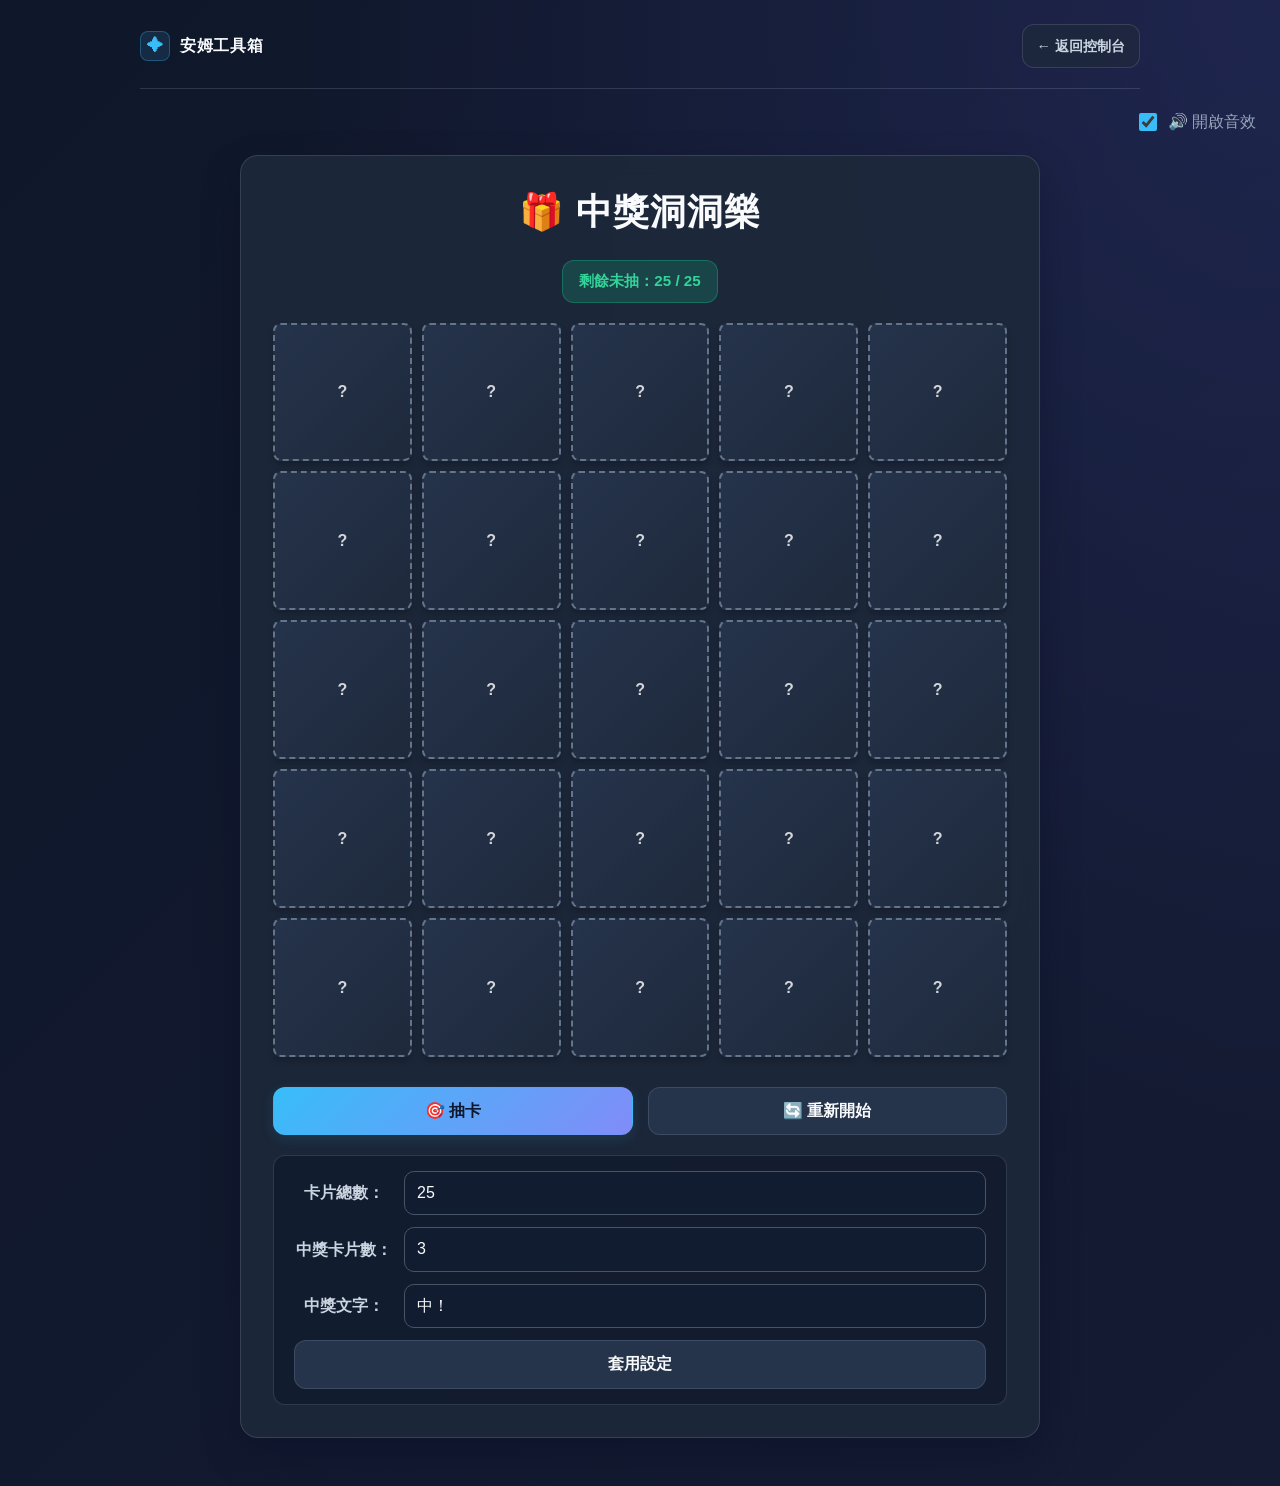
<file: PunchBoardLucky.html>
<!DOCTYPE html>
<html lang="zh-TW">
<head>
    <meta charset="UTF-8">
    <meta name="viewport" content="width=device-width, initial-scale=1.0">
    <title>🎁 中獎洞洞樂</title>
    <style>
        :root {
            --bg-color: #0f172a;
            --card-bg: rgba(30, 41, 59, 0.8);
            --text-main: #f8fafc;
            --accent: #10b981;
            --accent-hover: #059669;
        }

        body {
            margin: 0;
            padding: 20px;
            font-family: 'Segoe UI', Tahoma, Geneva, Verdana, sans-serif;
            background: linear-gradient(135deg, #0f172a 0%, #1e1b4b 100%);
            color: var(--text-main);
            min-height: 100vh;
            display: flex;
            flex-direction: column;
            align-items: center;
            justify-content: flex-start;
        }

        .container {
            background: var(--card-bg);
            padding: 30px 40px;
            border-radius: 20px;
            border: 1px solid rgba(255,255,255,0.1);
            box-shadow: 0 15px 35px rgba(0,0,0,0.5);
            text-align: center;
            backdrop-filter: blur(10px);
            max-width: 800px;
            width: 100%;
            box-sizing: border-box;
        }

        h1 {
            margin-top: 0;
            margin-bottom: 20px;
            color: var(--accent);
            font-size: 2rem;
            letter-spacing: 2px;
            text-shadow: 0 2px 10px rgba(16,185,129,0.3);
        }

        .status-label {
            display: inline-block;
            background: rgba(16,185,129,0.2);
            color: #34d399;
            padding: 8px 16px;
            border-radius: 20px;
            font-weight: bold;
            font-size: 1.1rem;
            margin-bottom: 20px;
            border: 1px solid rgba(16,185,129,0.4);
        }

        .board {
            display: grid;
            gap: 10px;
            margin-bottom: 30px;
        }

        .card-container {
            width: 100%;
            aspect-ratio: 1 / 1;
            perspective: 1000px;
        }

        .card-inner {
            width: 100%;
            height: 100%;
            transition: transform 0.6s cubic-bezier(0.4,0.2,0.2,1);
            transform-style: preserve-3d;
            position: relative;
        }

        .card-container.flipped .card-inner {
            transform: rotateY(180deg) scale(0.95);
        }

        .card-front, .card-back {
            position: absolute;
            width: 100%;
            height: 100%;
            backface-visibility: hidden;
            display: flex;
            align-items: center;
            justify-content: center;
            border-radius: 8px;
            font-weight: bold;
            box-shadow: 0 4px 6px rgba(0,0,0,0.2);
            box-sizing: border-box;
            text-align: center;
            line-height: 1.2;
        }

        .card-front {
            background: linear-gradient(135deg, #3b82f6 0%, #2563eb 100%);
            border: 2px dashed #60a5fa;
            color: rgba(255,255,255,0.8);
        }

        .card-back {
            background: linear-gradient(135deg, #f59e0b 0%, #d97706 100%);
            border: 2px solid #fbbf24;
            color: #fff;
            transform: rotateY(180deg);
        }

        /* 中獎卡片的特殊樣式 */
        .card-container.winner .card-back {
            background: linear-gradient(135deg, #34d399 0%, #10b981 100%); /* 綠色系 */
            border: 2px solid #6ee7b7;
            color: #000;
            animation: pulseWinner 1.2s infinite alternate;
        }

        @keyframes pulseWinner {
            from { transform: rotateY(180deg) scale(0.95); }
            to { transform: rotateY(180deg) scale(1.05); }
        }

        .controls {
            display: flex;
            gap: 15px;
            justify-content: center;
            margin-bottom: 20px;
        }

        button.action-btn {
            flex: 1;
            padding: 15px 10px;
            font-size: 16px;
            font-weight: bold;
            color: #fff;
            border: none;
            border-radius: 12px;
            cursor: pointer;
            transition: all 0.2s ease;
            box-shadow: 0 4px 15px rgba(0,0,0,0.2);
        }

        .btn-draw { background: linear-gradient(to right, #10b981, #059669); }
        .btn-draw:hover { transform: translateY(-2px); box-shadow: 0 6px 20px rgba(16,185,129,0.4); }
        .btn-draw:disabled { background: #64748b; cursor: not-allowed; transform: none; box-shadow: none; }

        .btn-reset { background: linear-gradient(to right, #64748b, #475569); }
        .btn-reset:hover { background: #475569; transform: translateY(-2px); }

        .config-panel {
            display: flex;
            flex-direction: column;
            gap: 12px;
            background: rgba(0,0,0,0.2);
            padding: 15px 20px;
            border-radius: 12px;
            border: 1px solid rgba(255,255,255,0.05);
        }

        .config-row {
            display: flex;
            align-items: center;
            gap: 10px;
        }

        .config-row label {
            width: 100px;
            font-weight: bold;
            color: #cbd5e1;
        }

        .config-row input {
            flex: 1;
            padding: 8px;
            font-size: 1rem;
            border-radius: 6px;
            border: 1px solid #475569;
            background: #1e293b;
            color: #fff;
        }

        .config-row input:focus { border-color: var(--accent); }

        .btn-apply {
            padding: 10px 20px;
            font-size: 1rem;
            font-weight: bold;
            color: #fff;
            background: #3b82f6;
            border: none;
            border-radius: 8px;
            cursor: pointer;
            transition: background 0.2s;
            width: 100%;
        }
        .btn-apply:hover { background: #2563eb; }

        .back-link {
            display: inline-block;
            margin-top: 15px;
            color: #38bdf8;
            text-decoration: none;
            font-size: 14px;
        }
        .back-link:hover { color: #7dd3fc; text-decoration: underline; }

        .container { box-sizing: border-box; min-width: 0; }
        .config-row input { min-width: 0; box-sizing: border-box; }
        @media (max-width: 480px) {
            .container { padding: 24px 16px; }
            h1 { font-size: 1.6rem; }
            .config-panel { padding: 15px 12px; }
            .config-row { flex-wrap: wrap; }
            .config-row label { width: auto; }
            .controls { flex-wrap: wrap; }
            .status-label { font-size: 0.95rem; }
            .card-back { overflow-wrap: anywhere; }
        }
    </style>
    <link rel="stylesheet" href="theme.css">
</head>
<body class="tool-page">
    <nav class="site-header" aria-label="網站導覽">
        <a href="index.html" class="site-brand"><span class="brand-mark" aria-hidden="true">✦</span>安姆工具箱</a>
        <a href="index.html" class="back-link">← 返回控制台</a>
    </nav>


<div class="container">
    <h1>🎁 中獎洞洞樂</h1>

    <div id="statusLabel" class="status-label">剩餘未抽：0 / 0</div>

    <div class="board" id="board"></div>

    <div class="controls">
        <button id="drawBtn" class="action-btn btn-draw">🎯 抽卡</button>
        <button id="resetBtn" class="action-btn btn-reset">🔄 重新開始</button>
    </div>

    <div class="config-panel">
        <div class="config-row">
            <label for="totalCards">卡片總數：</label>
            <input type="number" id="totalCards" value="25" min="2" max="100">
        </div>
        <div class="config-row">
            <label for="winnerCount">中獎卡片數：</label>
            <input type="number" id="winnerCount" value="3" min="1">
        </div>
        <div class="config-row">
            <label for="winnerText">中獎文字：</label>
            <input type="text" id="winnerText" value="中！" maxlength="4">
        </div>
        <button id="applyConfigBtn" class="btn-apply">套用設定</button>
    </div>

</div>

<script src="storage.js"></script>
<script src="tool-audio.js"></script>
<script>
    // ==== 變數宣告 ====
    const board = document.getElementById('board');
    const statusLabel = document.getElementById('statusLabel');
    const drawBtn = document.getElementById('drawBtn');
    const resetBtn = document.getElementById('resetBtn');

    const totalCardsInput = document.getElementById('totalCards');
    const winnerCountInput = document.getElementById('winnerCount');
    const winnerTextInput = document.getElementById('winnerText');
    const applyConfigBtn = document.getElementById('applyConfigBtn');

    let TOTAL_CARDS = 25;          // 卡片總數
    let WINNER_COUNT = 3;          // 中獎卡片數
    let WINNER_TEXT = "中！";       // 中獎文字
    let cards = [];                // 每張卡的資料
    // winnersSet 代表預先隨機挑選的中獎卡片索引，保證抽完後正好 WINNER_COUNT 張中獎卡
    let winnersSet = new Set();
    // drawnWinners 記錄已抽出的中獎卡索引，避免重複計算
    let drawnWinners = new Set();

    // ==== 本地儲存 ====
    function loadSettings() {
        const saved = toolStorage.getJSON('punchLuckySettings');
        if (saved && Number.isInteger(saved.total) && saved.total >= 2 && saved.total <= 100
            && Number.isInteger(saved.winner) && saved.winner >= 1 && saved.winner <= saved.total
            && typeof saved.text === 'string' && saved.text.trim()) {
            TOTAL_CARDS = saved.total;
            WINNER_COUNT = saved.winner;
            WINNER_TEXT = saved.text;
        }
        totalCardsInput.value = TOTAL_CARDS;
        winnerCountInput.value = WINNER_COUNT;
        winnerTextInput.value = WINNER_TEXT;
    }

    function saveSettings() {
        const data = { total: TOTAL_CARDS, winner: WINNER_COUNT, text: WINNER_TEXT };
        toolStorage.set('punchLuckySettings', JSON.stringify(data));
    }

    // ==== 初始化遊戲 ====
    function initGame() {
        board.innerHTML = '';
        cards = [];
        // 清空已抽中的中獎卡記錄
        drawnWinners.clear();

        // 計算排版欄數（盡量保持正方形）
        const cols = Math.ceil(Math.sqrt(TOTAL_CARDS));
        board.style.gridTemplateColumns = `repeat(${cols}, 1fr)`;

        // 產生隨機的中獎卡片索引集合，確保不會超過總卡片數
        winnersSet.clear();
        while (winnersSet.size < WINNER_COUNT) {
            const idx = Math.floor(Math.random() * TOTAL_CARDS);
            winnersSet.add(idx);
        }
        drawnWinners.clear();

        for (let i = 0; i < TOTAL_CARDS; i++) {
            const cardEl = document.createElement('div');
            cardEl.className = 'card-container';
            // 初始時所有卡片背面為空白，只有抽中獎時才顯示 WINNER_TEXT
            cardEl.innerHTML = `
                <div class="card-inner">
                    <div class="card-front">?</div>
                    <div class="card-back"></div>
                </div>
            `;
            board.appendChild(cardEl);
            cards.push({ element: cardEl, isWinner: winnersSet.has(i) });
        }

        updateStatus();
        drawBtn.disabled = false;
    }

    // ==== 更新狀態列 ====
    function updateStatus() {
        // 計算尚未翻面的卡片數量（不論是否中獎）
        const remaining = cards.filter(c => !c.element.classList.contains('flipped')).length;
        statusLabel.innerText = `剩餘未抽：${remaining} / ${TOTAL_CARDS}`;
        if (remaining === 0) {
            drawBtn.disabled = true;
            statusLabel.innerText = "🎉 全部抽完！";
        }
    }

    // ==== 抽卡邏輯 ====
    function drawCard() {
        // 取得尚未翻面的卡片
        const remaining = cards.filter(c => !c.element.classList.contains('flipped'));
        if (remaining.length === 0) return;

        // 隨機抽取一張
        const target = remaining[Math.floor(Math.random() * remaining.length)];
        const idx = cards.indexOf(target);

        // 若此卡在預先選好的中獎集合且尚未被抽過，視為中獎
        if (winnersSet.has(idx) && !drawnWinners.has(idx)) {
            drawnWinners.add(idx);
            const back = target.element.querySelector('.card-back');
            if (back) back.innerText = WINNER_TEXT;
            target.element.classList.add('winner');
        }
        // 翻面顯示
        target.element.classList.add('flipped');
        toolAudio.unlock();
        if (target.element.classList.contains('winner')) toolAudio.win();
        else toolAudio.flip();
        updateStatus();
    }

    // ==== 設定套用 ====
    function applyConfig() {
        let total = parseInt(totalCardsInput.value);
        let winCnt = parseInt(winnerCountInput.value);
        let winTxt = winnerTextInput.value.trim() || "中！";

        // 基本驗證
        if (isNaN(total) || total < 2) total = 2;
        if (total > 100) total = 100;
        if (isNaN(winCnt) || winCnt < 1) winCnt = 1;
        if (winCnt > total) winCnt = total; // 中獎卡不能超過總卡片數

        TOTAL_CARDS = total;
        WINNER_COUNT = winCnt;
        WINNER_TEXT = winTxt;

        totalCardsInput.value = TOTAL_CARDS;
        winnerCountInput.value = WINNER_COUNT;
        winnerTextInput.value = WINNER_TEXT;
        saveSettings();
        initGame();
    }

    // ==== 事件綁定 ====
    drawBtn.addEventListener('click', drawCard);
    resetBtn.addEventListener('click', initGame);
    applyConfigBtn.addEventListener('click', applyConfig);

    // 允許按 Enter 套用設定
    [totalCardsInput, winnerCountInput, winnerTextInput].forEach(inp => {
        inp.addEventListener('keypress', e => {
            if (e.key === 'Enter') applyConfig();
        });
    });

    // 初始載入
    loadSettings();
    initGame();
</script>

</body>
</html>
</file>
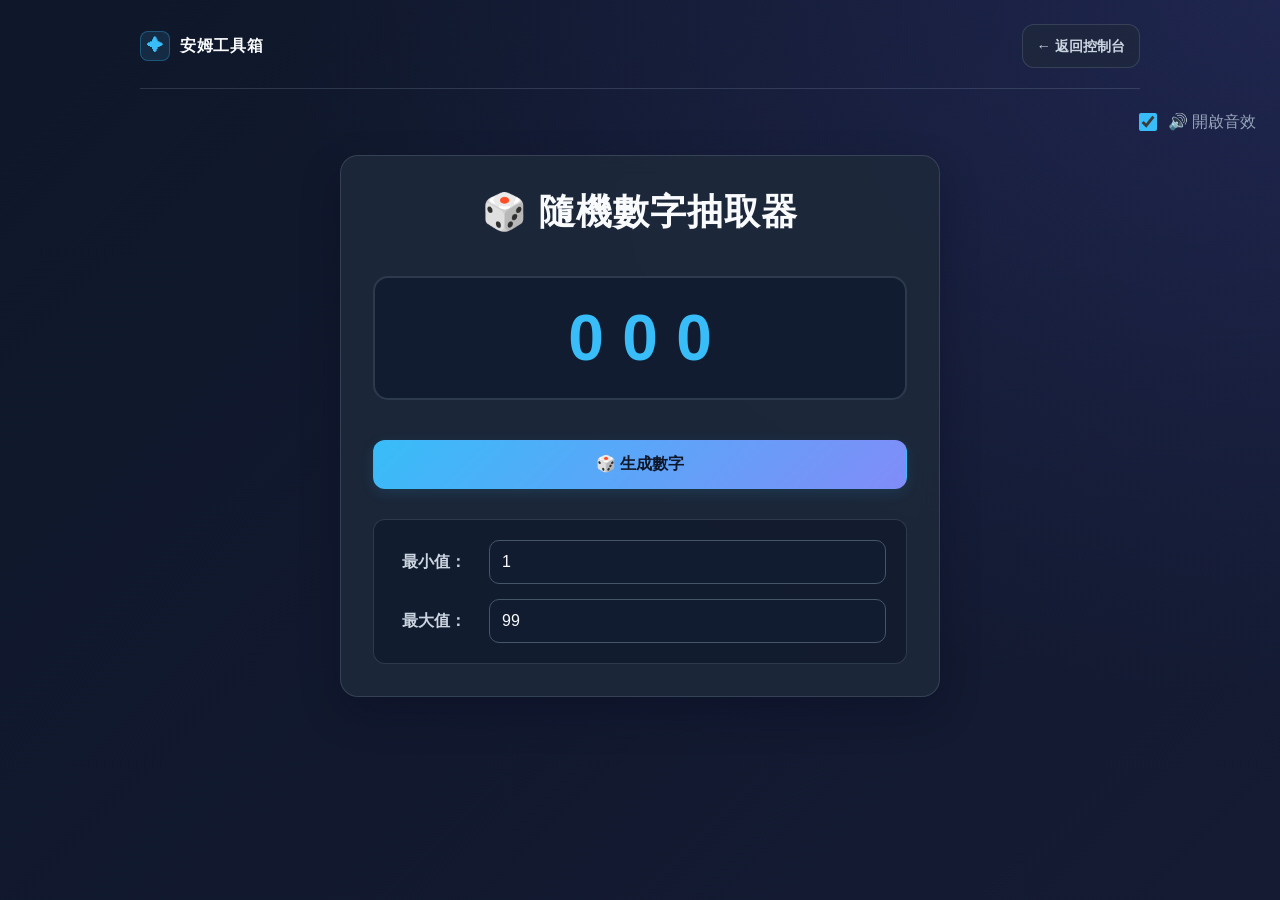
<file: RandomNumber.html>
<!DOCTYPE html>
<html lang="zh-TW">
<head>
    <meta charset="UTF-8">
    <meta name="viewport" content="width=device-width, initial-scale=1.0">
    <title>隨機數字抽取器</title>
    <style>
        :root {
            --bg-color: #0f172a;
            --card-bg: rgba(30, 41, 59, 0.8);
            --text-main: #f8fafc;
            --accent: #10b981;
            --accent-hover: #059669;
        }

        body {
            margin: 0;
            padding: 20px;
            font-family: 'Segoe UI', Tahoma, Geneva, Verdana, sans-serif;
            background: linear-gradient(135deg, #0f172a 0%, #1e1b4b 100%);
            color: var(--text-main);
            min-height: 100vh;
            display: flex;
            flex-direction: column;
            align-items: center;
            justify-content: flex-start;
        }

        .container {
            background: var(--card-bg);
            padding: 30px 40px;
            border-radius: 20px;
            border: 1px solid rgba(255,255,255,0.1);
            box-shadow: 0 15px 35px rgba(0,0,0,0.5);
            text-align: center;
            backdrop-filter: blur(10px);
            max-width: 600px;
            width: 100%;
            box-sizing: border-box;
        }

        h1 {
            margin-top: 0;
            margin-bottom: 30px;
            color: var(--accent);
            font-size: 2rem;
            letter-spacing: 2px;
            text-shadow: 0 2px 10px rgba(16,185,129,0.3);
        }

        .number-display {
            font-size: 4rem;
            font-weight: bold;
            margin: 40px 0;
            min-height: 120px;
            display: flex;
            align-items: center;
            justify-content: center;
            background: rgba(0,0,0,0.2);
            border-radius: 15px;
            border: 2px solid rgba(16,185,129,0.3);
            letter-spacing: 10px;
        }

        .number-display { flex-wrap: wrap; gap: 4px; letter-spacing: 0; }
        .digit {
            display: inline-block;
            width: 50px;
            text-align: center;
            transition: color 0.3s ease;
            color: var(--accent);
        }

        .digit.final {
            color: #fbbf24;
        }

        .controls {
            display: flex;
            gap: 15px;
            justify-content: center;
            margin-bottom: 30px;
        }

        button.action-btn {
            flex: 1;
            padding: 15px 20px;
            font-size: 18px;
            font-weight: bold;
            color: #fff;
            border: none;
            border-radius: 12px;
            cursor: pointer;
            transition: all 0.2s ease;
            box-shadow: 0 4px 15px rgba(0,0,0,0.2);
        }

        .btn-generate { background: linear-gradient(to right, #10b981, #059669); }
        .btn-generate:hover { background: #059669; transform: translateY(-2px); }

        .config-panel {
            display: flex;
            flex-direction: column;
            gap: 15px;
            background: rgba(0,0,0,0.2);
            padding: 20px;
            border-radius: 12px;
            border: 1px solid rgba(255,255,255,0.05);
        }

        .config-row {
            display: flex;
            align-items: center;
            gap: 15px;
        }

        .config-row label {
            width: 80px;
            font-weight: bold;
            color: #cbd5e1;
        }

        .config-row input {
            min-width: 0;
            flex: 1;
            padding: 10px;
            font-size: 1rem;
            border-radius: 6px;
            border: 1px solid #475569;
            background: #1e293b;
            color: #fff;
        }

        .config-row input:focus { border-color: var(--accent); }

        .back-link {
            display: inline-block;
            margin-top: 20px;
            color: #38bdf8;
            text-decoration: none;
            font-size: 14px;
        }
        .back-link:hover { color: #7dd3fc; text-decoration: underline; }



        .container { box-sizing: border-box; min-width: 0; }
        .config-row input { min-width: 0; box-sizing: border-box; }
        @media (max-width: 480px) {
            .container { padding: 24px 16px; }
            h1 { font-size: 1.6rem; }
            .config-panel { padding: 15px 12px; }
            .config-row { flex-wrap: wrap; }
            .config-row label { width: auto; }
            .controls { flex-wrap: wrap; }
            .status-label { font-size: 0.95rem; }
            .card-back { overflow-wrap: anywhere; }
        }
    </style>
    <link rel="stylesheet" href="theme.css">
</head>
<body class="tool-page">
    <nav class="site-header" aria-label="網站導覽">
        <a href="index.html" class="site-brand"><span class="brand-mark" aria-hidden="true">✦</span>安姆工具箱</a>
        <a href="index.html" class="back-link">← 返回控制台</a>
    </nav>


<div class="container">
    <h1>🎲 隨機數字抽取器</h1>

    <div id="numberDisplay" class="number-display">
        <span class="digit" id="hundreds">0</span>
        <span class="digit" id="tens">0</span>
        <span class="digit" id="ones">0</span>
    </div>

    <div class="controls">
        <button id="generateBtn" class="action-btn btn-generate">🎲 生成數字</button>
    </div>

    <div class="config-panel">
        <div class="config-row">
            <label for="minValue">最小值：</label>
            <input type="number" id="minValue" value="1" min="1" max="9007199254740991" step="1">
        </div>
        <div class="config-row">
            <label for="maxValue">最大值：</label>
            <input type="number" id="maxValue" value="99" min="1" max="9007199254740991" step="1">
        </div>
    </div>

</div>

<script src="storage.js"></script>
<script src="tool-audio.js"></script>
<script>
    // ==== 變數宣告 ====
    const numberDisplay = document.getElementById('numberDisplay');
    const generateBtn = document.getElementById('generateBtn');
    const minValueInput = document.getElementById('minValue');
    const maxValueInput = document.getElementById('maxValue');

    let MIN_VALUE = 1;
    let MAX_VALUE = 99;
    let isAnimating = false;
    function validRange(min, max) {
        return Number.isSafeInteger(min) && Number.isSafeInteger(max) && min >= 1 && min <= max;
    }

    // ==== 本地儲存 ====
    function loadSettings() {
        const saved = toolStorage.getJSON('randomNumberSettings');
        if (saved && validRange(saved.min, saved.max)) {
            MIN_VALUE = saved.min;
            MAX_VALUE = saved.max;
        }
        minValueInput.value = MIN_VALUE;
        maxValueInput.value = MAX_VALUE;
    }

    function saveSettings() {
        const data = { min: MIN_VALUE, max: MAX_VALUE };
        toolStorage.set('randomNumberSettings', JSON.stringify(data));
    }

    // ==== 生成隨機數字 ====
    function generateRandomNumber() {
        if (isAnimating) return;
        const min = Number(minValueInput.value);
        const max = Number(maxValueInput.value);

        // 驗證輸入
        if (!validRange(min, max)) {
            alert('請輸入 1～9007199254740991 的整數，最小值不可大於最大值。');
            return;
        }

        // 更新設定
        MIN_VALUE = min;
        MAX_VALUE = max;
        saveSettings();

        // 生成隨機數字
        const randomNum = Math.floor(Math.random() * (max - min + 1)) + min;

        toolAudio.unlock();
        toolAudio.start();
        animateDigits(randomNum);
    }

    // Reveal rightmost digits first; one timer owns the whole animation.
    function animateDigits(number) {
        isAnimating = true;
        generateBtn.disabled = true;
        numberDisplay.innerHTML = '';
        const targets = String(number).padStart(3, '0').split('');
        const digits = targets.map(() => {
            const digit = document.createElement('span');
            digit.className = 'digit';
            digit.textContent = '0';
            numberDisplay.appendChild(digit);
            return digit;
        });
        let index = digits.length - 1;
        let ticks = 0;
        const timer = setInterval(() => {
            for (let i = 0; i <= index; i++) digits[i].textContent = Math.floor(Math.random() * 10);
            toolAudio.tick();
            if (++ticks < 3) return;
            digits[index].textContent = targets[index];
            digits[index].classList.add('final');
            ticks = 0;
            if (--index < 0) {
                clearInterval(timer);
                toolAudio.win();
                isAnimating = false;
                generateBtn.disabled = false;
            }
        }, 100);
    }

    // ==== 事件綁定 ====
    generateBtn.addEventListener('click', generateRandomNumber);

    // 允許按 Enter 生成
    [minValueInput, maxValueInput].forEach(inp => {
        inp.addEventListener('keypress', e => {
            if (e.key === 'Enter') generateRandomNumber();
        });
    });

    // 初始載入
    loadSettings();
</script>

</body>
</html>
</file>
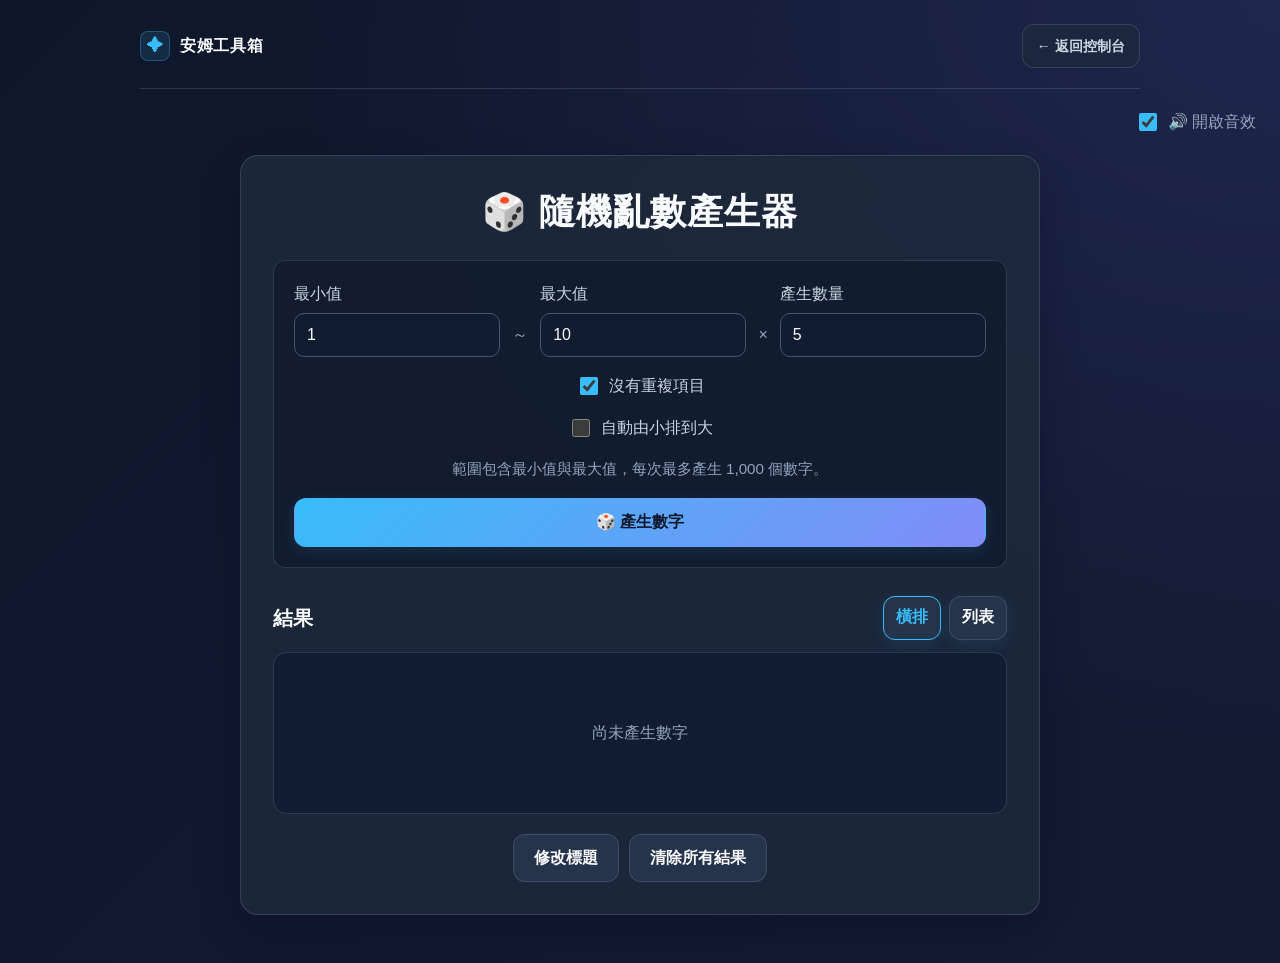
<file: RandomNumberBatch.html>
<!DOCTYPE html>
<html lang="zh-TW">
<head>
    <meta charset="UTF-8">
    <meta name="viewport" content="width=device-width, initial-scale=1.0">
    <title>隨機亂數產生器</title>
    <style>
        .container { width: 100%; max-width: 800px; text-align: center; }
        .config-panel { display: flex; flex-direction: column; gap: 16px; padding: 20px; }
        .range-row { display: flex; align-items: end; justify-content: center; flex-wrap: wrap; gap: 12px; }
        .range-row label { display: flex; flex-direction: column; gap: 6px; text-align: left; flex: 1; min-width: 100px; }
        .range-row input { width: 100%; }
        .range-symbol { padding-bottom: 10px; color: var(--text-sub); }
        .repeat-option { display: inline-flex; align-items: center; justify-content: center; gap: 8px; }
        .repeat-option input { width: 18px; height: 18px; }
        .config-help { margin: 0; font-size: 0.85rem; }
        #errorMessage { margin: 0; color: #fda4af; }
        .result-section { margin-top: 28px; }
        .result-toolbar { display: flex; align-items: center; justify-content: space-between; flex-wrap: wrap; gap: 12px; margin-bottom: 12px; }
        .result-toolbar h2 { margin: 0; }
        .view-controls { display: flex; gap: 8px; }
        #inlineViewBtn, #listViewBtn { padding: 8px 12px; background: #25334b; color: var(--text-main); border: 1px solid var(--theme-border); }
        #inlineViewBtn[aria-pressed="true"], #listViewBtn[aria-pressed="true"] { color: var(--accent); border-color: var(--accent); }
        #inlineViewBtn:hover, #listViewBtn:hover { background: #34445f; }
        .number-display { display: flex; flex-wrap: wrap; align-items: center; justify-content: center; gap: 16px 24px; min-height: 120px; max-height: 400px; overflow: auto; padding: 20px; border: 1px solid var(--theme-border); border-radius: 14px; }
        .number-display.is-empty { color: var(--text-sub); }
        .result-number { max-width: 100%; overflow-wrap: anywhere; font-size: clamp(1.5rem, 5vw, 2.5rem); font-weight: 700; font-variant-numeric: tabular-nums; color: #fbbf24; }
        .number-display.list-view { flex-direction: column; flex-wrap: nowrap; align-items: stretch; justify-content: flex-start; gap: 0; }
        .list-view .result-number { padding: 8px; font-size: 1.25rem; border-bottom: 1px solid var(--theme-border); }
        .list-view .result-number:last-child { border-bottom: 0; }
        .digit { display: inline-block; color: var(--accent); }
        .digit.final { color: #fbbf24; }
        #generatedAt { display: block; margin: 14px 0; color: var(--text-sub); font-size: 0.9rem; }
        .result-actions { display: flex; justify-content: center; flex-wrap: wrap; gap: 10px; margin-top: 20px; }
        #titleEditor { margin-top: 16px; padding: 16px; border: 1px solid var(--theme-border); border-radius: 12px; }
        #titleEditor label { display: block; text-align: left; margin-bottom: 8px; }
        #titleInput { width: 100%; margin-bottom: 12px; }
        [hidden] { display: none !important; }
        @media (max-width: 480px) { .config-panel { padding: 16px; } .range-symbol { display: none; } .number-display { gap: 12px; padding: 16px; } }
    </style>
    <link rel="stylesheet" href="theme.css">
</head>
<body class="tool-page">
    <nav class="site-header" aria-label="網站導覽">
        <a href="index.html" class="site-brand"><span class="brand-mark" aria-hidden="true">✦</span>安姆工具箱</a>
        <a href="index.html" class="back-link">← 返回控制台</a>
    </nav>
    <main class="container">
        <h1 id="mainTitle">🎲 隨機亂數產生器</h1>
        <form id="generatorForm" class="config-panel">
            <div class="range-row">
                <label for="minValue">最小值<input type="number" id="minValue" value="1" min="1" max="9007199254740991" step="1" required></label>
                <span class="range-symbol" aria-hidden="true">～</span>
                <label for="maxValue">最大值<input type="number" id="maxValue" value="10" min="1" max="9007199254740991" step="1" required></label>
                <span class="range-symbol" aria-hidden="true">×</span>
                <label for="quantity">產生數量<input type="number" id="quantity" value="5" min="1" max="1000" step="1" required></label>
            </div>
            <label class="repeat-option"><input type="checkbox" id="noRepeat" checked>沒有重複項目</label>
            <label class="repeat-option"><input type="checkbox" id="sortAscending">自動由小排到大</label>
            <p class="config-help">範圍包含最小值與最大值，每次最多產生 1,000 個數字。</p>
            <p id="errorMessage" role="alert" hidden></p>
            <button id="generateBtn" type="submit">🎲 產生數字</button>
        </form>
        <section class="result-section" aria-labelledby="resultHeading">
            <div class="result-toolbar">
                <h2 id="resultHeading">結果</h2>
                <div class="view-controls" role="group" aria-label="結果顯示方式">
                    <button id="inlineViewBtn" type="button" aria-pressed="true">橫排</button>
                    <button id="listViewBtn" type="button" aria-pressed="false">列表</button>
                </div>
            </div>
            <div id="numberDisplay" class="number-display is-empty" aria-live="polite" aria-busy="false">尚未產生數字</div>
            <time id="generatedAt" hidden></time>
        </section>
        <div class="result-actions">
            <button id="editTitleBtn" type="button" class="btn-update" aria-expanded="false" aria-controls="titleEditor">修改標題</button>
            <button id="clearResultsBtn" type="button" class="btn-reset">清除所有結果</button>
        </div>
        <form id="titleEditor" hidden>
            <label for="titleInput">自訂標題</label>
            <input id="titleInput" type="text" maxlength="80" placeholder="隨機亂數產生器">
            <button type="submit" class="btn-apply">儲存標題</button>
        </form>
    </main>
    <script src="storage.js"></script>
<script src="tool-audio.js"></script>
    <script src="random-number.js"></script>
</body>
</html>
</file>
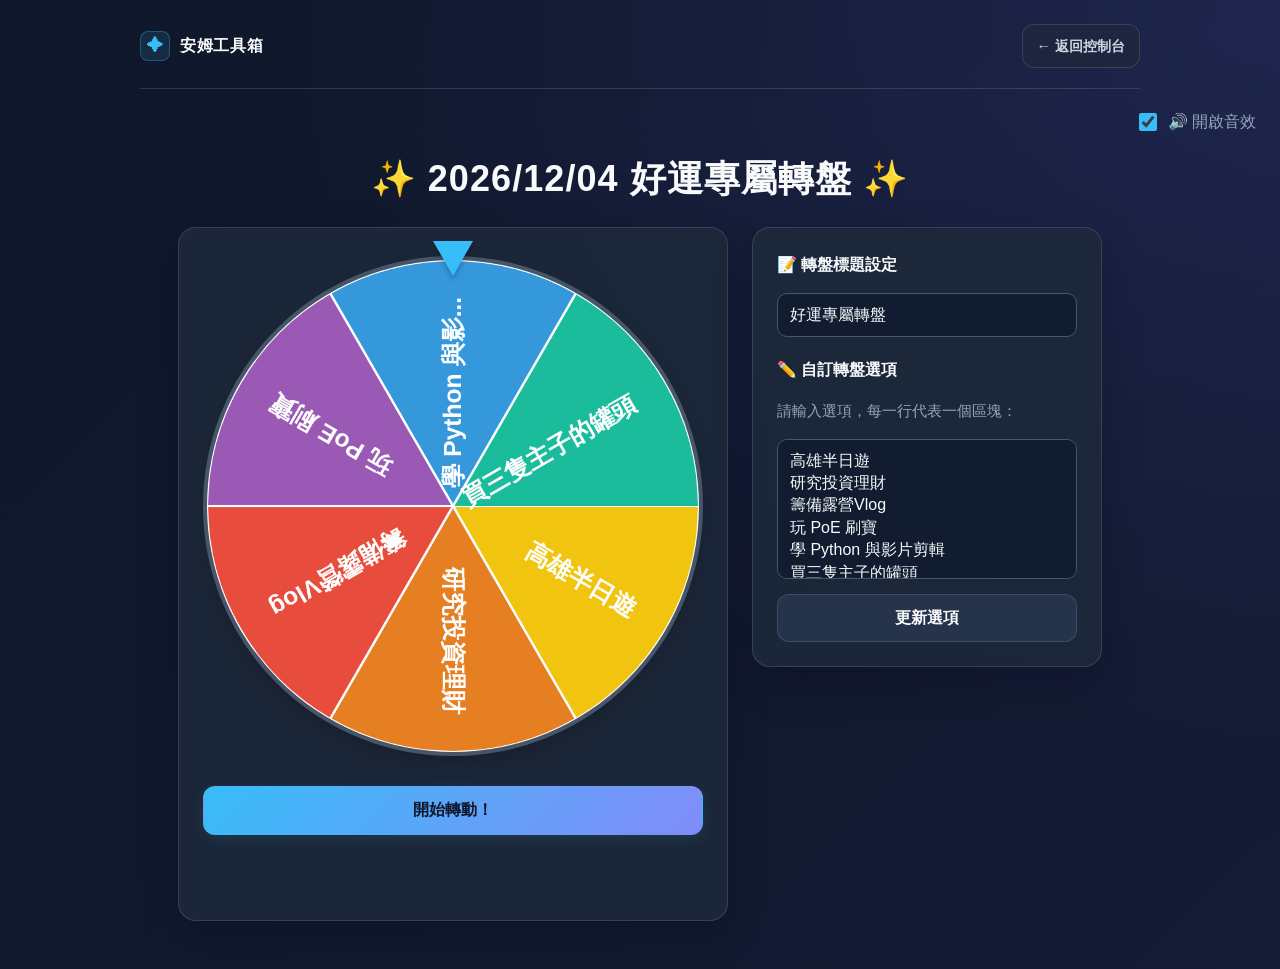
<file: Randomtool01.html>
<!DOCTYPE html>
<html lang="zh-TW">
<head>
    <meta charset="UTF-8">
    <meta name="viewport" content="width=device-width, initial-scale=1.0">
    <title>好運抽獎轉盤 - 記憶版</title>
    <style>
        body {
            display: flex;
            flex-direction: column;
            align-items: center;
            font-family: 'Segoe UI', Tahoma, Geneva, Verdana, sans-serif;
            background-color: #f4f7f6;
            margin: 0;
            padding: 40px 20px;
        }
        h1 {
            color: #2c3e50;
            margin-bottom: 30px;
            text-align: center;
        }
        .main-container {
            display: flex;
            flex-wrap: wrap;
            justify-content: center;
            gap: 40px;
            max-width: 900px;
        }
        /* 轉盤區塊 */
        .wheel-section {
            display: flex;
            flex-direction: column;
            align-items: center;
        }
        .wheel-container {
            position: relative;
            width: 320px;
            height: 320px;
            margin-bottom: 30px;
        }
        canvas {
            width: 100%;
            height: 100%;
            border-radius: 50%;
            box-shadow: 0 8px 15px rgba(0,0,0,0.15);
            border: 4px solid #fff; 
            box-sizing: border-box;
        }
        .pointer {
            position: absolute;
            top: -15px;
            left: 50%;
            transform: translateX(-50%);
            width: 0;
            height: 0;
            border-left: 20px solid transparent;
            border-right: 20px solid transparent;
            border-top: 35px solid #e74c3c;
            z-index: 10;
            filter: drop-shadow(0 4px 2px rgba(0,0,0,0.2));
        }
        /* 控制面板區塊 */
        .controls {
            display: flex;
            flex-direction: column;
            gap: 15px;
            width: 300px;
            background: #fff;
            padding: 25px;
            border-radius: 15px;
            box-shadow: 0 4px 10px rgba(0,0,0,0.05);
        }
        .controls h3 {
            margin: 0;
            color: #34495e;
            display: flex;
            align-items: center;
            gap: 5px;
        }
        .controls p {
            font-size: 14px;
            color: #7f8c8d;
            margin: 0;
        }
        /* 標題輸入框 */
        .title-input {
            width: 100%;
            padding: 10px 12px;
            font-size: 16px;
            border-radius: 8px;
            border: 1px solid #bdc3c7;
            box-sizing: border-box;
            font-family: inherit;
            margin-bottom: 5px;
            transition: border-color 0.2s;
        }
        .title-input:focus {
            outline: none;
            border-color: #3498db;
        }
        textarea {
            width: 100%;
            height: 140px;
            padding: 12px;
            font-size: 16px;
            border-radius: 8px;
            border: 1px solid #bdc3c7;
            resize: none;
            box-sizing: border-box;
            font-family: inherit;
        }
        textarea:focus {
            outline: none;
            border-color: #3498db;
        }
        button {
            padding: 15px 30px;
            font-size: 18px;
            font-weight: bold;
            color: white;
            background-color: #3498db;
            border: none;
            border-radius: 10px;
            cursor: pointer;
            transition: all 0.2s ease;
            box-shadow: 0 4px 6px rgba(0,0,0,0.2);
            width: 100%;
        }
        button:hover {
            background-color: #2980b9;
            transform: translateY(-2px);
        }
        button:active {
            transform: translateY(2px);
            box-shadow: 0 1px 2px rgba(0,0,0,0.2);
        }
        .btn-update {
            background-color: #2ecc71;
        }
        .btn-update:hover {
            background-color: #27ae60;
        }
        /* 返回控制台連結樣式 */
        .back-link {
            display: block;
            margin-top: 10px;
            color: #3498db;
            text-decoration: none;
            font-size: 16px;
            font-weight: bold;
            text-align: center;
            transition: color 0.2s;
        }
        .back-link:hover {
            color: #2980b9;
            text-decoration: underline;
        }
        #result {
            margin-top: 25px;
            font-size: 26px;
            font-weight: bold;
            color: #e67e22;
            min-height: 40px;
            text-align: center;
        }

        .main-container { width: 100%; min-width: 0; }
        .wheel-section { width: 100%; max-width: 320px; min-width: 0; }
        .wheel-container { width: 100%; max-width: 500px; height: auto; aspect-ratio: 1; }
        #wheel { display: block; width: 100%; height: auto; aspect-ratio: 1; }
        .controls { width: 100%; max-width: 350px; min-width: 0; box-sizing: border-box; }
        #result { overflow-wrap: anywhere; }
        body.tool-page.lucky-wheel-page .main-container { max-width: 1000px; }
        body.tool-page.lucky-wheel-page .wheel-section { max-width: 550px; padding: 28px 24px 20px; }
        @media (max-width: 600px) {
            body.tool-page.lucky-wheel-page .wheel-section { padding: 28px 8px 16px; }
        }
    </style>
    <link rel="stylesheet" href="theme.css">
</head>
<body class="tool-page lucky-wheel-page">
    <nav class="site-header" aria-label="網站導覽">
        <a href="index.html" class="site-brand"><span class="brand-mark" aria-hidden="true">✦</span>安姆工具箱</a>
        <a href="index.html" class="back-link">← 返回控制台</a>
    </nav>


    <h1 id="mainTitle">✨ 載入中... ✨</h1>

    <div class="main-container">
        <div class="wheel-section">
            <div class="wheel-container">
                <div class="pointer"></div>
                <canvas id="wheel" width="800" height="800"></canvas>
            </div>
            <button id="spinBtn">開始轉動！</button>
            <div id="result"></div>
        </div>

        <div class="controls">
            <h3>📝 轉盤標題設定</h3>
            <input type="text" id="titleInput" class="title-input" placeholder="請輸入轉盤名稱...">

            <h3>✏️ 自訂轉盤選項</h3>
            <p>請輸入選項，每一行代表一個區塊：</p>
            <textarea id="optionsInput"></textarea>
            <button id="updateBtn" class="btn-update">更新選項</button>
            
        </div>
    </div>

    <script src="storage.js"></script>
    <script src="tool-audio.js"></script>
    <script>
        const mainTitle = document.getElementById('mainTitle');
        const titleInput = document.getElementById('titleInput');
        const optionsInput = document.getElementById('optionsInput');
        
        const canvas = document.getElementById('wheel');
        const ctx = canvas.getContext('2d');
        const spinBtn = document.getElementById('spinBtn');
        const updateBtn = document.getElementById('updateBtn');
        const resultDiv = document.getElementById('result');
        const wheelSound = toolAudio;

        let segments = [];
        const colors = ['#f1c40f', '#e67e22', '#e74c3c', '#9b59b6', '#3498db', '#1abc9c', '#f39c12', '#d35400', '#c0392b', '#8e44ad', '#2980b9', '#27ae60'];
        
        let currentAngle = 0;
        let isSpinning = false;

        // 預設的選項文字（如果第一次進來沒紀錄，就用這個）
        const defaultOptions = `高雄半日遊\n研究投資理財\n籌備露營Vlog\n玩 PoE 刷寶\n學 Python 與影片剪輯\n買三隻主子的罐頭`;
        const defaultTitle = "好運專屬轉盤";

        // 讀取本地記憶
        function loadSavedData() {
            const savedTitle = toolStorage.get('wheel_title');
            const savedOptions = toolStorage.get('wheel_options');

            if (savedTitle !== null) {
                titleInput.value = savedTitle;
            } else {
                titleInput.value = defaultTitle;
            }

            if (savedOptions !== null) {
                optionsInput.value = savedOptions;
            } else {
                optionsInput.value = defaultOptions;
            }
        }

        // --- 標題與日期處理邏輯 ---
        function updateTitle() {
            const d = new Date();
            const dateString = `${d.getFullYear()}/${(d.getMonth() + 1).toString().padStart(2, '0')}/${d.getDate().toString().padStart(2, '0')}`;
            const customName = titleInput.value.trim() || "好運抽獎";
            mainTitle.innerText = `✨ ${dateString} ${customName} ✨`;

            // 即時存檔標題
            toolStorage.set('wheel_title', titleInput.value);
        }

        // --- 轉盤更新與存檔邏輯 ---
        function updateSegments() {
            const rawText = optionsInput.value;
            segments = rawText.split('\n').map(item => item.trim()).filter(item => item !== '');
            
            if (segments.length === 0) {
                segments = ["請輸入選項"];
            }
            
            currentAngle = 0; 
            resultDiv.innerText = "";
            drawWheel();

            // 即時存檔選項內容
            toolStorage.set('wheel_options', rawText);
        }

        function drawWheel() {
            const centerX = canvas.width / 2;
            const centerY = canvas.height / 2;
            const radius = centerX;
            const scale = canvas.width / 400;
            const arcSize = (2 * Math.PI) / segments.length;

            ctx.clearRect(0, 0, canvas.width, canvas.height);

            for (let i = 0; i < segments.length; i++) {
                const angle = currentAngle + i * arcSize;
                
                ctx.beginPath();
                ctx.fillStyle = colors[i % colors.length];
                ctx.moveTo(centerX, centerY);
                ctx.arc(centerX, centerY, radius, angle, angle + arcSize);
                ctx.fill();
                ctx.lineWidth = 2 * scale;
                ctx.strokeStyle = "#ffffff";
                ctx.stroke();

                ctx.save();
                ctx.translate(centerX, centerY);
                ctx.rotate(angle + arcSize / 2);
                ctx.textAlign = "right";
                ctx.fillStyle = "#fff";
                
                let fontSize = (segments.length > 10 ? 16 : 20) * scale;
                ctx.font = `bold ${fontSize}px 'Segoe UI', sans-serif`;
                
                let text = segments[i];
                if (text.length > 12) text = text.substring(0, 11) + "...";
                
                ctx.fillText(text, radius - 30 * scale, fontSize/3);
                ctx.restore();
            }
        }

        function easeOut(t) {
            return 1 - Math.pow(1 - t, 3); 
        }

        function spin() {
            if (isSpinning) return;
            wheelSound.unlock();
            isSpinning = true;
            resultDiv.innerText = "轉動中...";
            spinBtn.style.opacity = "0.5";
            spinBtn.style.cursor = "not-allowed";
            updateBtn.disabled = true;

            const spinTimeTotal = Math.random() * 3000 + 7000; 
            let spinTime = 0;
            const spinAngleStart = Math.random() * 8 + 8; 
            
            function rotateWheel() {
                spinTime += 20;
                if (spinTime >= spinTimeTotal) {
                    stopRotateWheel();
                    return;
                }
                const progress = spinTime / spinTimeTotal;
                const angleStep = spinAngleStart * (1 - easeOut(progress));
                
                const arcSize = 2 * Math.PI / segments.length;
                const previousSector = Math.floor((currentAngle - 3 * Math.PI / 2) / arcSize);
                currentAngle += (angleStep * Math.PI / 180);
                const nextSector = Math.floor((currentAngle - 3 * Math.PI / 2) / arcSize);
                if (nextSector !== previousSector) wheelSound.tick();
                drawWheel();
                requestAnimationFrame(rotateWheel);
            }

            rotateWheel();
        }

        function stopRotateWheel() {
            isSpinning = false;
            spinBtn.style.opacity = "1";
            spinBtn.style.cursor = "pointer";
            updateBtn.disabled = false;

            const degrees = (currentAngle * 180 / Math.PI) % 360;
            const arcSize = 360 / segments.length;
            const pointAngle = (360 - degrees + 270) % 360;
            const index = Math.floor(pointAngle / arcSize);
            
            const resultText = segments[index];
            resultDiv.innerText = `🎉 恭喜抽中：${resultText}！ 🎉`;
            wheelSound.win();
        }

        // 綁定事件
        titleInput.addEventListener('input', updateTitle);
        updateBtn.addEventListener('click', updateSegments);
        spinBtn.addEventListener('click', spin);
        
        // 系統啟動順序
        loadSavedData();  // 第一步：先去記憶體找找看有沒有存檔
        updateTitle();    // 第二步：把標題畫出來
        updateSegments(); // 第三步：把轉盤畫出來
    </script>
</body>
</html>
</file>
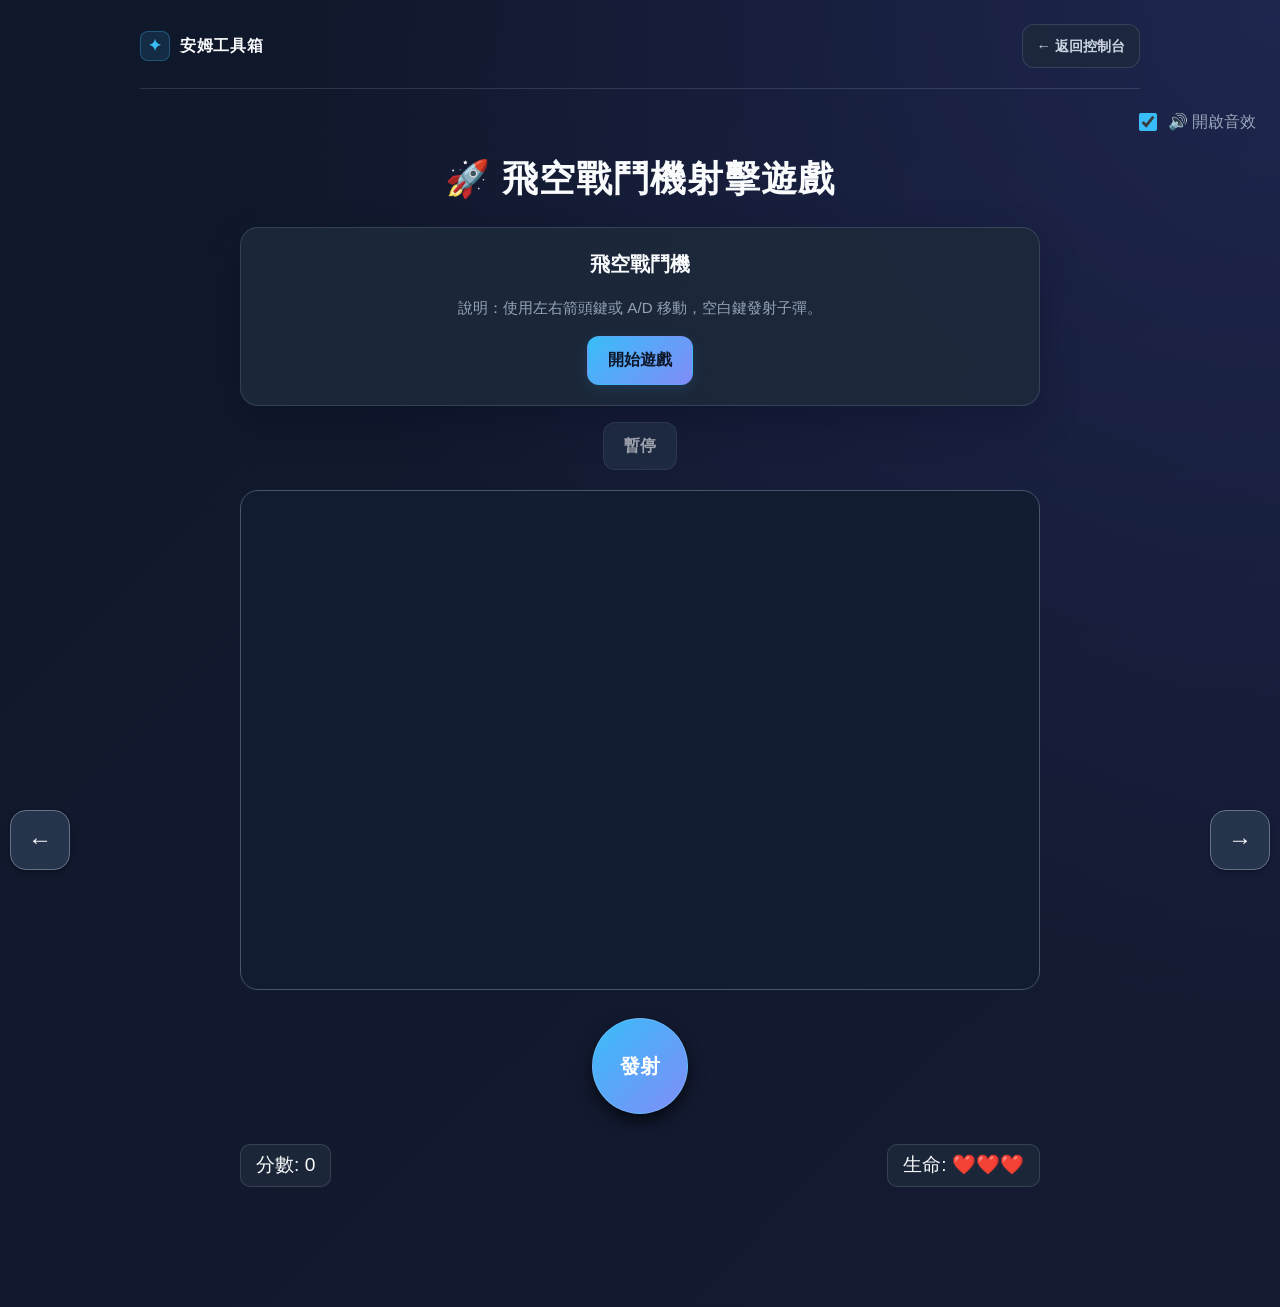
<file: shooter_game.html>
<!DOCTYPE html>
<html lang="zh-Hant">
<head>
    <meta charset="UTF-8">
    <meta name="viewport" content="width=device-width, initial-scale=1.0">
    <title>飛空戰鬥機 - Shooter Game</title>
    <meta name="description" content="免費線上射擊遊戲，操控飛行戰機擊毀敵機，收集分數與獎勵。">
    <link rel="stylesheet" href="shooter_game.css">
    <link rel="stylesheet" href="theme.css">
</head>
<body class="tool-page shooter-page">
    <nav class="site-header" aria-label="網站導覽">
        <a href="index.html" class="site-brand"><span class="brand-mark" aria-hidden="true">✦</span>安姆工具箱</a>
        <a href="index.html" class="back-link">← 返回控制台</a>
    </nav>

    <header class="game-header">
        <h1>🚀 飛空戰鬥機射擊遊戲</h1>
        <section id="start-screen">
            <h2>飛空戰鬥機</h2>
            <p>說明：使用左右箭頭鍵或 A/D 移動，空白鍵發射子彈。</p>
            <button id="start-button">開始遊戲</button>
        </section>
        <div id="game-controls">
            <button id="pause-button" disabled>暫停</button>
        </div>
    </header>
    <main>
        <canvas id="gameCanvas" aria-label="射擊遊戲畫布" role="img" tabindex="0"></canvas>
        <!-- 新增發射按鈕，放在畫布下方，位於飛機下方 -->
        <div id="fire-control" style="text-align:center;margin-top:8px;">
            <button id="fire-button" aria-label="發射子彈">發射</button>
        </div>
        <!-- 虛擬方向鍵，放在畫布下方左右兩側 -->
        <div id="virtual-controls">
            <button id="btn-left">←</button>
            <button id="btn-right">→</button>
        </div>
    </main>
    <section id="game-info">
        <div id="score-display" aria-live="polite">分數: 0</div>
        <div id="lives-display" aria-live="polite">生命: ❤️❤️❤️</div>
    </section>
    <noscript>
        為了正常遊玩，請啟用 JavaScript。
    </noscript>
    <script src="storage.js"></script>
    <script src="tool-audio.js"></script>
    <script src="shooter_game.js" defer></script>
</body>
</html>
</file>
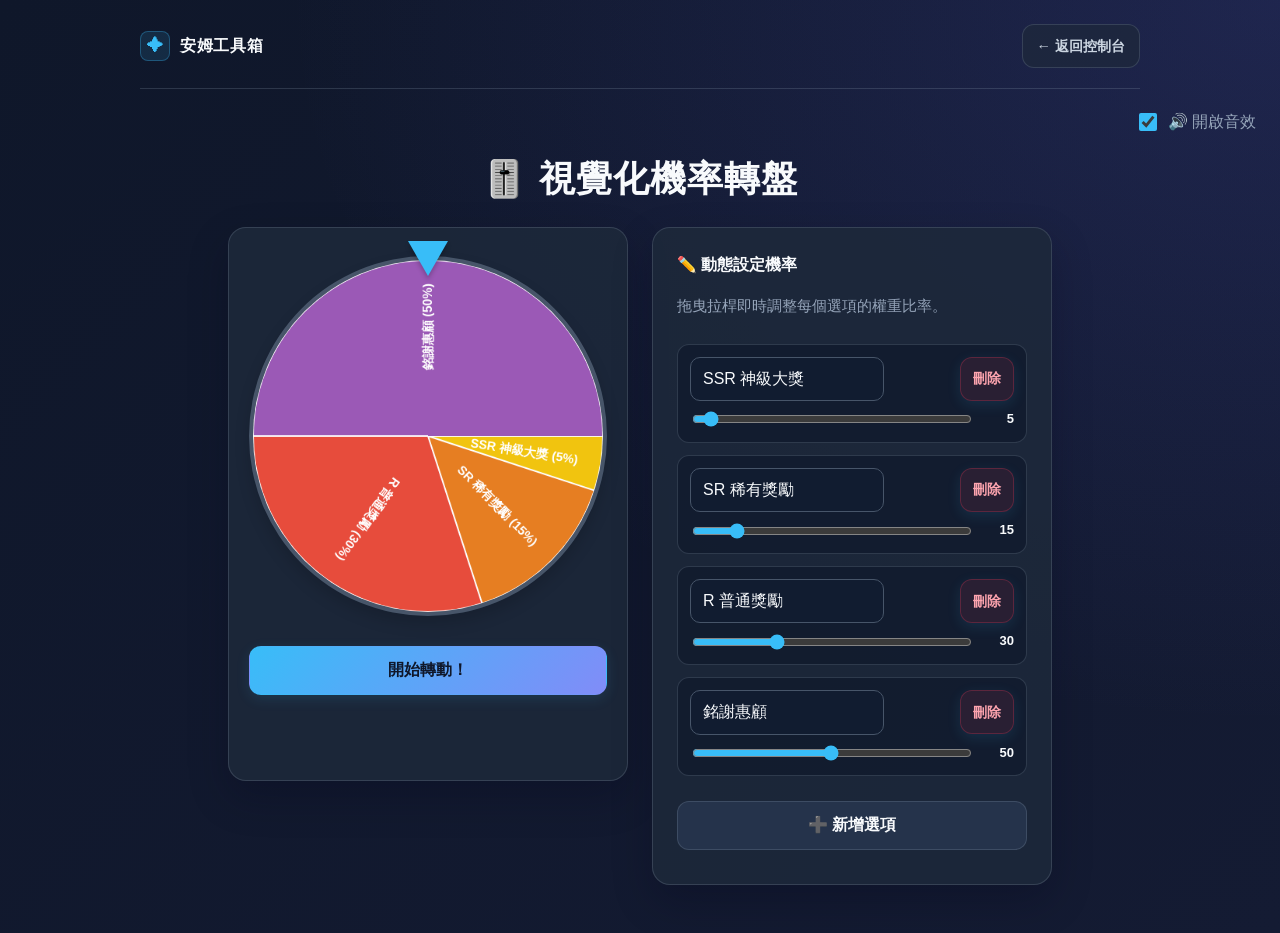
<file: WeightedWheel.html>
<!DOCTYPE html>
<html lang="zh-TW">
<head>
    <meta charset="UTF-8">
    <meta name="viewport" content="width=device-width, initial-scale=1.0">
    <title>視覺化機率轉盤</title>
    <style>
        body {
            display: flex;
            flex-direction: column;
            align-items: center;
            font-family: 'Segoe UI', Tahoma, Geneva, Verdana, sans-serif;
            background-color: #f4f7f6;
            margin: 0;
            padding: 40px 20px;
        }
        h1 {
            color: #2c3e50;
            margin-bottom: 30px;
        }
        .main-container {
            display: flex;
            flex-wrap: wrap;
            justify-content: center;
            gap: 40px;
            max-width: 1000px;
        }
        /* 轉盤區塊 */
        .wheel-section {
            display: flex;
            flex-direction: column;
            align-items: center;
        }
        .wheel-container {
            position: relative;
            width: 360px;
            height: 360px;
            margin-bottom: 30px;
        }
        canvas {
            width: 100%;
            height: 100%;
            border-radius: 50%;
            box-shadow: 0 8px 15px rgba(0,0,0,0.15);
            border: 4px solid #fff; 
            box-sizing: border-box;
        }
        .pointer {
            position: absolute;
            top: -15px;
            left: 50%;
            transform: translateX(-50%);
            width: 0;
            height: 0;
            border-left: 20px solid transparent;
            border-right: 20px solid transparent;
            border-top: 35px solid #e74c3c;
            z-index: 10;
            filter: drop-shadow(0 4px 2px rgba(0,0,0,0.2));
        }
        /* 控制面板區塊 */
        .controls {
            display: flex;
            flex-direction: column;
            gap: 15px;
            width: 350px;
            background: #fff;
            padding: 25px;
            border-radius: 15px;
            box-shadow: 0 4px 10px rgba(0,0,0,0.05);
            max-height: 500px;
            overflow-y: auto;
        }
        .controls h3 { margin: 0; color: #34495e; }
        .controls p { font-size: 13px; color: #7f8c8d; margin: 0 0 10px 0; line-height: 1.4; }
        
        /* 選項列表設計 */
        #optionsList {
            display: flex;
            flex-direction: column;
            gap: 12px;
            margin-bottom: 10px;
        }
        .option-item {
            display: flex;
            flex-direction: column;
            background: #f8f9fa;
            padding: 12px;
            border-radius: 8px;
            border: 1px solid #e9ecef;
            gap: 8px;
            position: relative;
        }
        .option-header {
            display: flex;
            justify-content: space-between;
            align-items: center;
        }
        .opt-name {
            width: 60%;
            padding: 6px;
            border: 1px solid #ccc;
            border-radius: 4px;
            font-size: 14px;
        }
        .opt-del {
            background: #ff4757;
            color: white;
            border: none;
            border-radius: 4px;
            padding: 4px 8px;
            cursor: pointer;
            font-size: 12px;
            transition: 0.2s;
            width: auto;
        }
        .opt-del:hover { background: #ff6b81; transform: translateY(0); box-shadow: none; }
        
        /* 拉桿與數值 */
        .slider-container {
            display: flex;
            align-items: center;
            gap: 10px;
        }
        .opt-weight {
            flex-grow: 1;
            cursor: pointer;
            accent-color: #3498db;
        }
        .weight-value {
            font-size: 13px;
            font-weight: bold;
            color: #2c3e50;
            min-width: 30px;
            text-align: right;
        }

        /* 底部按鈕 */
        .btn-add { background-color: #2ecc71; padding: 10px; font-size: 16px; margin-bottom: 10px;}
        .btn-add:hover { background-color: #27ae60; }
        
        button {
            padding: 15px 30px;
            font-size: 18px;
            font-weight: bold;
            color: white;
            background-color: #3498db;
            border: none;
            border-radius: 10px;
            cursor: pointer;
            transition: all 0.2s ease;
            box-shadow: 0 4px 6px rgba(0,0,0,0.2);
            width: 100%;
        }
        button:hover { background-color: #2980b9; transform: translateY(-2px); }
        button:active { transform: translateY(2px); box-shadow: 0 1px 2px rgba(0,0,0,0.2); }
        
        .back-link {
            display: block;
            margin-top: 10px;
            color: #3498db;
            text-decoration: none;
            font-size: 16px;
            font-weight: bold;
            text-align: center;
            transition: color 0.2s;
        }
        .back-link:hover { color: #2980b9; text-decoration: underline; }
        #result {
            margin-top: 25px;
            font-size: 26px;
            font-weight: bold;
            color: #e67e22;
            min-height: 40px;
            text-align: center;
        }

        .main-container { width: 100%; min-width: 0; }
        .wheel-section { width: 100%; max-width: 360px; min-width: 0; }
        .wheel-container { width: 100%; max-width: 360px; height: auto; aspect-ratio: 1; }
        .controls { width: 100%; max-width: 400px; min-width: 0; box-sizing: border-box; }
        .opt-name { min-width: 0; }
        #result { overflow-wrap: anywhere; }
    </style>
    <link rel="stylesheet" href="theme.css">
</head>
<body class="tool-page">
    <nav class="site-header" aria-label="網站導覽">
        <a href="index.html" class="site-brand"><span class="brand-mark" aria-hidden="true">✦</span>安姆工具箱</a>
        <a href="index.html" class="back-link">← 返回控制台</a>
    </nav>


    <h1>🎚️ 視覺化機率轉盤</h1>

    <div class="main-container">
        <div class="wheel-section">
            <div class="wheel-container">
                <div class="pointer"></div>
                <canvas id="wheel" width="450" height="450"></canvas>
            </div>
            <button id="spinBtn">開始轉動！</button>
            <div id="result"></div>
        </div>

        <div class="controls">
            <h3>✏️ 動態設定機率</h3>
            <p>拖曳拉桿即時調整每個選項的權重比率。</p>
            
            <div id="optionsList">
                </div>

            <button id="addOptionBtn" class="btn-add">➕ 新增選項</button>
        </div>
    </div>

    <script src="storage.js"></script>
    <script src="tool-audio.js"></script>
    <script>
        const canvas = document.getElementById('wheel');
        const ctx = canvas.getContext('2d');
        const spinBtn = document.getElementById('spinBtn');
        const resultDiv = document.getElementById('result');
        const optionsList = document.getElementById('optionsList');
        const addOptionBtn = document.getElementById('addOptionBtn');

        // 預設資料陣列
        let options = [
            { id: 1, name: "SSR 神級大獎", weight: 5 },
            { id: 2, name: "SR 稀有獎勵", weight: 15 },
            { id: 3, name: "R 普通獎勵", weight: 30 },
            { id: 4, name: "銘謝惠顧", weight: 50 }
        ];
        
        let totalWeight = 0;
        let idCounter = 5;
        const colors = ['#f1c40f', '#e67e22', '#e74c3c', '#9b59b6', '#3498db', '#1abc9c', '#f39c12', '#d35400', '#c0392b', '#8e44ad', '#2980b9', '#27ae60'];
        
        let currentAngle = 0;
        let isSpinning = false;

        // 渲染右側的拉桿控制列表
        function renderOptionsUI() {
            optionsList.innerHTML = '';
            
            options.forEach((opt, index) => {
                const itemDiv = document.createElement('div');
                itemDiv.className = 'option-item';
                
                // 動態生成 HTML
                itemDiv.innerHTML = `
                    <div class="option-header">
                        <input type="text" class="opt-name" value="" data-id="${opt.id}" placeholder="輸入名稱">
                        <button class="opt-del" data-id="${opt.id}">刪除</button>
                    </div>
                    <div class="slider-container">
                        <input type="range" class="opt-weight" min="1" max="100" value="${opt.weight}" data-id="${opt.id}">
                        <span class="weight-value">${opt.weight}</span>
                    </div>
                `;
                itemDiv.querySelector('.opt-name').value = opt.name;
                optionsList.appendChild(itemDiv);
            });

            bindEvents();
            updateWheelData();
        }

        // 綁定輸入框與按鈕的事件
        function bindEvents() {
            // 名稱更改
            document.querySelectorAll('.opt-name').forEach(input => {
                input.addEventListener('input', (e) => {
                    const id = parseInt(e.target.getAttribute('data-id'));
                    const opt = options.find(o => o.id === id);
                    if(opt) opt.name = e.target.value;
                    updateWheelData();
                });
            });

            // 拉桿拖曳 (即時更新)
            document.querySelectorAll('.opt-weight').forEach(slider => {
                slider.addEventListener('input', (e) => {
                    const id = parseInt(e.target.getAttribute('data-id'));
                    const val = parseInt(e.target.value);
                    const opt = options.find(o => o.id === id);
                    if(opt) {
                        opt.weight = val;
                        // 更新顯示數值
                        e.target.nextElementSibling.innerText = val;
                    }
                    updateWheelData();
                });
            });

            // 刪除按鈕
            document.querySelectorAll('.opt-del').forEach(btn => {
                btn.addEventListener('click', (e) => {
                    if (options.length <= 1) {
                        alert("轉盤至少需要一個選項！");
                        return;
                    }
                    const id = parseInt(e.target.getAttribute('data-id'));
                    options = options.filter(o => o.id !== id);
                    renderOptionsUI();
                });
            });
        }

        // 新增選項
        addOptionBtn.addEventListener('click', () => {
            options.push({ id: idCounter++, name: `新選項 ${options.length + 1}`, weight: 10 });
            renderOptionsUI();
            // 自動捲到底部
            optionsList.parentElement.scrollTop = optionsList.parentElement.scrollHeight;
        });

        // 統整資料並畫圖
        function updateWheelData() {
            totalWeight = options.reduce((sum, opt) => sum + opt.weight, 0);
            if(totalWeight === 0) totalWeight = 1; // 避免除以 0
            
            // 每次更新時將角度歸零，讓畫面固定，不要亂跳
            if(!isSpinning) {
                currentAngle = 0;
                resultDiv.innerText = "";
                drawWheel();
            }
        }

        // 繪製轉盤 (加入機率 % 顯示)
        function drawWheel() {
            const centerX = canvas.width / 2;
            const centerY = canvas.height / 2;
            const radius = centerX;

            ctx.clearRect(0, 0, canvas.width, canvas.height);

            let startAngle = currentAngle;

            for (let i = 0; i < options.length; i++) {
                const opt = options[i];
                const sliceAngle = (opt.weight / totalWeight) * 2 * Math.PI;
                
                // 計算百分比 (取到小數第一位，如果是整數則不顯示小數)
                let percentNum = (opt.weight / totalWeight) * 100;
                let percentText = percentNum.toFixed(1) + '%';
                if (percentText.endsWith('.0%')) percentText = percentText.replace('.0%', '%');
                
                // 畫扇形
                ctx.beginPath();
                ctx.fillStyle = colors[i % colors.length];
                ctx.moveTo(centerX, centerY);
                ctx.arc(centerX, centerY, radius, startAngle, startAngle + sliceAngle);
                ctx.fill();
                ctx.lineWidth = 2;
                ctx.strokeStyle = "#ffffff";
                ctx.stroke();

                // 畫文字
                ctx.save();
                ctx.translate(centerX, centerY);
                ctx.rotate(startAngle + sliceAngle / 2);
                ctx.textAlign = "right";
                ctx.fillStyle = "#fff";
                
                // 根據版面大小動態決定字體大小
                let baseFontSize = options.length > 8 ? 14 : 16;
                if ((opt.weight / totalWeight) < 0.05) baseFontSize = 11;
                
                ctx.font = `bold ${baseFontSize}px 'Segoe UI', sans-serif`;
                
                let textName = opt.name;
                if (textName.length > 8) textName = textName.substring(0, 7) + "...";
                
                // 將「名稱」與「機率」合併顯示
                const displayText = `${textName} (${percentText})`;
                ctx.fillText(displayText, radius - 30, baseFontSize / 3);
                
                ctx.restore();
                startAngle += sliceAngle;
            }
        }

        // 動畫物理曲線
        function easeOut(t) {
            return 1 - Math.pow(1 - t, 3); 
        }

        // 開始旋轉
        function spin() {
            if (isSpinning) return;
            toolAudio.unlock();
            isSpinning = true;
            resultDiv.innerText = "轉動中...";
            spinBtn.style.opacity = "0.5";
            spinBtn.style.cursor = "not-allowed";

            // 轉動時將輸入框鎖定，避免干擾運算
            document.querySelectorAll('.opt-name, .opt-weight, .opt-del, .btn-add').forEach(el => el.disabled = true);

            const spinTimeTotal = Math.random() * 3000 + 6000; 
            let spinTime = 0;
            const spinAngleStart = Math.random() * 8 + 8; 
            
            function rotateWheel() {
                spinTime += 20;
                if (spinTime >= spinTimeTotal) {
                    stopRotateWheel();
                    return;
                }
                const progress = spinTime / spinTimeTotal;
                const angleStep = spinAngleStart * (1 - easeOut(progress));
                
                currentAngle += (angleStep * Math.PI / 180);
                toolAudio.tick();
                drawWheel();
                requestAnimationFrame(rotateWheel);
            }

            rotateWheel();
        }

        // 計算並顯示結果
        function stopRotateWheel() {
            isSpinning = false;
            spinBtn.style.opacity = "1";
            spinBtn.style.cursor = "pointer";

            // 解除輸入框鎖定
            document.querySelectorAll('.opt-name, .opt-weight, .opt-del, .btn-add').forEach(el => el.disabled = false);

            const degrees = (currentAngle * 180 / Math.PI) % 360;
            const pointAngle = (360 - degrees + 270) % 360;
            
            let cumulativeDeg = 0;
            let resultText = "";

            for (let i = 0; i < options.length; i++) {
                const segmentDeg = (options[i].weight / totalWeight) * 360;
                cumulativeDeg += segmentDeg;
                
                if (pointAngle <= cumulativeDeg) {
                    resultText = options[i].name;
                    break;
                }
            }
            
            resultDiv.innerText = `🎉 恭喜抽中：${resultText}！ 🎉`;
            toolAudio.win();
        }

        spinBtn.addEventListener('click', spin);
        
        // 初始載入
        renderOptionsUI();
    </script>
</body>
</html>
</file>
<file: theme.css>
/* Shared appearance for the dashboard and every tool. Game layout stays local. */
:root {
    color-scheme: dark;
    --bg-color: #0f172a;
    --card-bg: rgba(30, 41, 59, 0.86);
    --card-hover: rgba(51, 65, 85, 0.94);
    --text-main: #f8fafc;
    --text-sub: #94a3b8;
    --accent: #38bdf8;
    --accent-hover: #7dd3fc;
    --theme-border: rgba(148, 163, 184, 0.22);
    --theme-input: #111c30;
    --theme-radius: 18px;
    --theme-shadow: 0 16px 40px rgba(2, 6, 23, 0.24);
}

body.tool-page,
body.dashboard-page {
    box-sizing: border-box;
    margin: 0;
    padding: 24px 24px 48px;
    min-height: 100vh;
    font-family: 'Segoe UI', 'Microsoft JhengHei', 'PingFang TC', sans-serif;
    font-size: 16px;
    line-height: 1.6;
    color: var(--text-main);
    background: radial-gradient(ellipse at top right, rgba(99, 102, 241, 0.16), transparent 55%),
        linear-gradient(135deg, #0f172a, #141b33);
    display: flex;
    flex-direction: column;
    align-items: center;
    justify-content: flex-start;
}

body .site-header {
    box-sizing: border-box;
    display: flex;
    align-items: center;
    justify-content: space-between;
    gap: 16px;
    width: 100%;
    max-width: 1000px;
    min-height: 48px;
    margin: 0 0 32px;
    padding: 0 0 20px;
    border-bottom: 1px solid var(--theme-border);
    text-align: left;
    animation: none;
}

.site-brand {
    display: inline-flex;
    align-items: center;
    gap: 10px;
    color: var(--text-main);
    font-size: 1rem;
    font-weight: 700;
    text-decoration: none;
    letter-spacing: 0.04em;
    white-space: nowrap;
}

.brand-mark {
    width: 28px;
    height: 28px;
    display: inline-grid;
    place-items: center;
    border-radius: 8px;
    background: rgba(56, 189, 248, 0.12);
    border: 1px solid rgba(56, 189, 248, 0.3);
    color: var(--accent);
}

.site-caption { font-size: 0.85rem; color: var(--text-sub); }

body.tool-page h1,
body.dashboard-page h1 {
    margin: 0 0 24px;
    color: var(--text-main);
    font-size: clamp(1.5rem, 4vw, 2.25rem);
    font-weight: 700;
    line-height: 1.35;
    letter-spacing: 0.03em;
    text-align: center;
    text-shadow: none;
    overflow-wrap: anywhere;
}

body.dashboard-page > header:not(.site-header) { margin: 8px 0 32px; }
body.dashboard-page header h1 { -webkit-text-fill-color: currentColor; background: none; }
body.tool-page h2 { color: var(--text-main); font-size: 1.25rem; }
body.tool-page h3 { color: var(--text-main); font-size: 1rem; }
body.tool-page p { color: var(--text-sub); font-size: 0.95rem; line-height: 1.7; }
body.tool-page .controls h3 { color: var(--text-main); }
body.tool-page .controls p { color: var(--text-sub); }

body.tool-page .container,
body.tool-page .main-container > .controls,
body.tool-page .game-section,
body.tool-page .wheel-section,
body.tool-page #start-screen,
body.dashboard-page .card {
    box-sizing: border-box;
    background: var(--card-bg);
    border: 1px solid var(--theme-border);
    border-radius: var(--theme-radius);
    box-shadow: var(--theme-shadow);
}

body.tool-page .container { padding: 32px; }
body.tool-page .main-container { gap: 24px; align-items: flex-start; }
body.tool-page .main-container > .controls { padding: 24px; max-height: none; overflow-y: visible; }
body.tool-page .wheel-section { padding: 28px 20px 20px; max-width: 400px; }
body.tool-page .wheel-container { flex-shrink: 0; }
body.tool-page .game-section { padding: 20px 10px; }
body.tool-page .config-panel,
body.tool-page .toggle-container,
body.tool-page .option-item {
    background: rgba(15, 23, 42, 0.65);
    border: 1px solid var(--theme-border);
    border-radius: 12px;
}
body.tool-page .option-header { gap: 12px; }
body.tool-page .weight-value { color: var(--text-main); }
body.tool-page label { color: #cbd5e1; }

body.tool-page input:not([type='range']):not([type='checkbox']),
body.tool-page textarea {
    box-sizing: border-box;
    min-width: 0;
    padding: 10px 12px;
    color: var(--text-main);
    background: var(--theme-input);
    border: 1px solid #475569;
    border-radius: 10px;
    font: inherit;
    line-height: 1.4;
    transition: border-color 0.2s, box-shadow 0.2s;
}
body.tool-page input::placeholder,
body.tool-page textarea::placeholder { color: var(--text-sub); }
body.tool-page input[type='range'],
body.tool-page input[type='checkbox'] { accent-color: var(--accent); }

body.tool-page button:not(.top-btn) {
    box-sizing: border-box;
    min-height: 44px;
    padding: 12px 20px;
    background: linear-gradient(135deg, #38bdf8, #818cf8);
    border: 1px solid transparent;
    border-radius: 12px;
    color: #0f172a;
    font-family: inherit;
    font-size: 1rem;
    font-weight: 700;
    line-height: 1.4;
    box-shadow: 0 4px 14px rgba(56, 189, 248, 0.12);
    cursor: pointer;
    transition: background 0.2s, border-color 0.2s, transform 0.2s;
}
body.tool-page button:not(.top-btn):hover:not(:disabled) {
    background: linear-gradient(135deg, #7dd3fc, #a5b4fc);
    transform: translateY(-2px);
}
body.tool-page button:not(.top-btn):active:not(:disabled) { transform: translateY(0); }
body.tool-page button:is(.btn-reset, .btn-update, .btn-apply, .btn-add),
body.tool-page #pause-button {
    color: var(--text-main);
    background: #25334b;
    border-color: var(--theme-border);
    box-shadow: none;
}
body.tool-page button:is(.btn-reset, .btn-update, .btn-apply, .btn-add):hover:not(:disabled),
body.tool-page #pause-button:hover:not(:disabled) { background: #34445f; }
body.tool-page button.opt-del {
    color: #fda4af;
    background: rgba(244, 63, 94, 0.1);
    border-color: rgba(244, 63, 94, 0.25);
    padding: 8px 12px;
    width: auto;
    font-size: 0.85rem;
}
body.tool-page button.opt-del:hover:not(:disabled) { background: rgba(244, 63, 94, 0.2); }
body.tool-page button:not(.top-btn):disabled {
    background: #25334b;
    color: var(--text-sub);
    opacity: 0.6;
    box-shadow: none;
    cursor: not-allowed;
    transform: none;
}

body.tool-page .tool-sound-option {
    display: inline-flex;
    align-items: center;
    gap: 8px;
    align-self: flex-end;
    margin: -12px 0 20px;
    color: var(--text-sub);
    cursor: pointer;
}
body.tool-page .tool-sound-option input { width: 18px; height: 18px; }

body.tool-page .back-link {
    box-sizing: border-box;
    position: static;
    display: inline-flex;
    align-items: center;
    justify-content: center;
    flex-shrink: 0;
    gap: 8px;
    min-height: 44px;
    margin: 0;
    padding: 8px 14px;
    background: rgba(30, 41, 59, 0.75);
    border: 1px solid var(--theme-border);
    border-radius: 12px;
    color: #cbd5e1;
    font-size: 0.9rem;
    font-weight: 600;
    line-height: 1.4;
    text-decoration: none;
    box-shadow: none;
}
body.tool-page .back-link:hover { background: #25334b; border-color: var(--accent); color: var(--text-main); }
body :is(a, button, input, textarea, canvas):focus-visible {
    outline: 2px solid var(--accent);
    outline-offset: 4px;
}
body.tool-page input:focus-visible,
body.tool-page textarea:focus-visible { border-color: var(--accent); }

body.tool-page #result { font-size: 1.2rem; color: #fbbf24; line-height: 1.6; }
body.tool-page .status-label { font-size: 0.95rem; border-radius: 12px; }
body.tool-page .number-display { background: var(--theme-input); border-color: var(--theme-border); }
body.tool-page .pointer { border-top-color: var(--accent); }
body.tool-page .wheel-container canvas { border-color: #475569; }
body.tool-page .card-front { background: linear-gradient(135deg, #25334b, #1e293b); border-color: #64748b; }
body.tool-page .card-back { background: linear-gradient(135deg, #a16207, #854d0e); border-color: #fbbf24; }
body.tool-page .winner .card-back { background: linear-gradient(135deg, #047857, #065f46); border-color: #34d399; }

body.tool-page.shooter-page { padding-bottom: 110px; }
body.tool-page .game-header { margin: 0 0 20px; }
body.tool-page #start-screen { padding: 20px; margin: 0 0 16px; }
body.tool-page #start-screen h2 { margin: 0; }
body.tool-page #game-controls { display: flex; justify-content: center; gap: 12px; }
body.tool-page #gameCanvas { background: var(--theme-input); border: 1px solid #475569; border-radius: var(--theme-radius); }
body.tool-page #fire-button {
    position: relative;
    width: 96px;
    height: 96px;
    border-radius: 50%;
    font-size: 1.25rem;
    border: 1px solid rgba(125, 211, 252, 0.4);
    overflow: hidden;
}
body.tool-page #virtual-controls button {
    width: 60px;
    height: 60px;
    padding: 0;
    background: #25334b;
    border: 1px solid #64748b;
    color: var(--text-main);
    font-size: 1.5rem;
    border-radius: 16px;
}
body.tool-page #virtual-controls button:active { background: #34445f; }
body.tool-page #score-display,
body.tool-page #lives-display { background: var(--card-bg); border: 1px solid var(--theme-border); border-radius: 10px; }

body.dashboard-page .grid-container { width: 100%; gap: 24px; }
body.dashboard-page .card:hover { background: var(--card-hover); border-color: var(--accent); }
body.dashboard-page .card h2 { font-size: 1.25rem; }

@media (max-width: 480px) {
    body.tool-page, body.dashboard-page { padding: 16px 16px 32px; }
    body .site-header { margin-bottom: 24px; gap: 8px; padding-bottom: 16px; }
    .site-brand { font-size: 0.9rem; gap: 8px; }
    .site-caption { font-size: 0.8rem; }
    body.tool-page .back-link { padding: 8px 10px; font-size: 0.8rem; }
    body.tool-page .container { padding: 24px 16px; }
    body.tool-page .main-container > .controls { padding: 20px 16px; }
    body.tool-page .wheel-section { padding: 26px 16px 16px; }
    body.tool-page button:not(.top-btn) { padding: 12px 14px; }
    body.tool-page.shooter-page { padding-bottom: 110px; }
}

@media (prefers-reduced-motion: reduce) {
    body *, body *::before, body *::after { animation: none !important; transition: none !important; }
}
</file>
<file: shooter_game.css>
body {
     display: flex;
     flex-direction: column;
     align-items: center;
     justify-content: center;
     min-height: 100vh;
     margin: 0;
     background-color: #000011;
     color: #ffffff;
     font-family: 'Arial', sans-serif;
     overflow: visible; /* 允許溢出以顯示固定定位的控制按鈕 */
     position: relative;
 }

#gameCanvas {
     background-color: #000033;
     border: 2px solid #00aaff;
     display: block;
     /* 尺寸由JavaScript動態控制以適應不同螢幕大小 */
     width: 100%;
     height: auto;
     max-width: 800px;
     max-height: 500px;
 }

#game-info {
      width: 100%;
      max-width: 800px;
      display: flex;
      justify-content: space-between;
      padding: 10px 0;
      font-size: 1.2em;
      position: relative;
      z-index: 100;
      box-sizing: border-box;
 }



#score-display, #lives-display {
     padding: 5px 15px;
     background-color: rgba(0, 0, 0, 0.5);
     border-radius: 5px;
 }

/* Virtual controls styling for mobile touch */
#virtual-controls {
      position: fixed;
      bottom: 30px;
      left: 10px;
      right: 10px;
      width: auto;
      display: flex;
      justify-content: space-between;
      padding: 0;
      box-sizing: border-box;
      z-index: 1000;
 }

#virtual-controls button {
     background-color: rgba(0, 170, 255, 0.7);
     color: white;
     border: none;
     width: 60px;
     height: 60px;
     font-size: 24px;
     border-radius: 50%;
     display: flex;
     align-items: center;
     justify-content: center;
     cursor: pointer;
     box-shadow: 0 2px 4px rgba(0,0,0,0.3);
 }

#virtual-controls button:active {
     background-color: rgba(0, 170, 255, 0.9);
 }

/* Optional: hide virtual controls on desktop if desired */
/* @media (min-width: 768px) {
      #virtual-controls {
          display: none;
      }
  } */

/* Back to control panel link */
.back-link {
      position: absolute;
      top: 10px;
      left: 10px;
      background-color: rgba(0, 170, 255, 0.7);
      color: white;
      border: none;
      padding: 8px 16px;
      border-radius: 20px;
      font-size: 14px;
      cursor: pointer;
      box-shadow: 0 2px 4px rgba(0,0,0,0.3);
      z-index: 1001;
      text-decoration: none;
      display: inline-flex;
      align-items: center;
      gap: 4px;
 }

.back-link:hover {
      background-color: rgba(0, 170, 255, 0.9);
 }

/* Fire button styling and positioning */
#fire-control {
     position: relative;
     z-index: 100;
     margin-top: 30px;
     padding: 20px;
     text-align: center;
 }

#fire-button {
     background-color: rgba(255, 69, 0, 0.9); /* Orange-red */
     color: white;
     border: none;
     width: 100px;
     height: 100px;
     font-size: 28px;
     border-radius: 50%;
     display: inline-flex;
     align-items: center;
     justify-content: center;
     cursor: pointer;
     box-shadow: 0 8px 16px rgba(0,0,0,0.6);
     border: 5px solid rgba(255, 255, 255, 0.5);
     transition: all 0.1s ease;
     touch-action: manipulation; /* Better touch handling */
 }

#fire-button:active {
     background-color: rgba(255, 69, 0, 1);
     transform: scale(0.95);
 }

#fire-button:focus {
     outline: none;
     box-shadow: 0 0 0 4px rgba(255, 69, 0, 0.7);
 }

/* Add ripple effect for better touch feedback */
#fire-button::after {
     content: '';
     position: absolute;
     top: 50%;
     left: 50%;
     width: 0;
     height: 0;
     background: rgba(255, 255, 255, 0.3);
     border-radius: 50%;
     transform: translate(-50%, -50%);
     transition: width 0.6s ease, height 0.6s ease;
 }

#fire-button:active::after {
     width: 200px;
     height: 200px;
     opacity: 0;
 }

body { justify-content: flex-start; box-sizing: border-box; padding: 50px 20px 110px; }
header { max-width: 800px; width: 100%; text-align: center; }
main { max-width: 800px; width: 100%; }
#gameCanvas { box-sizing: border-box; }
#virtual-controls button { touch-action: none; user-select: none; }
@media (max-width: 480px) {
    header h1 { font-size: 1.5rem; }
    #game-info { font-size: 1rem; flex-wrap: wrap; }
}
</file>
